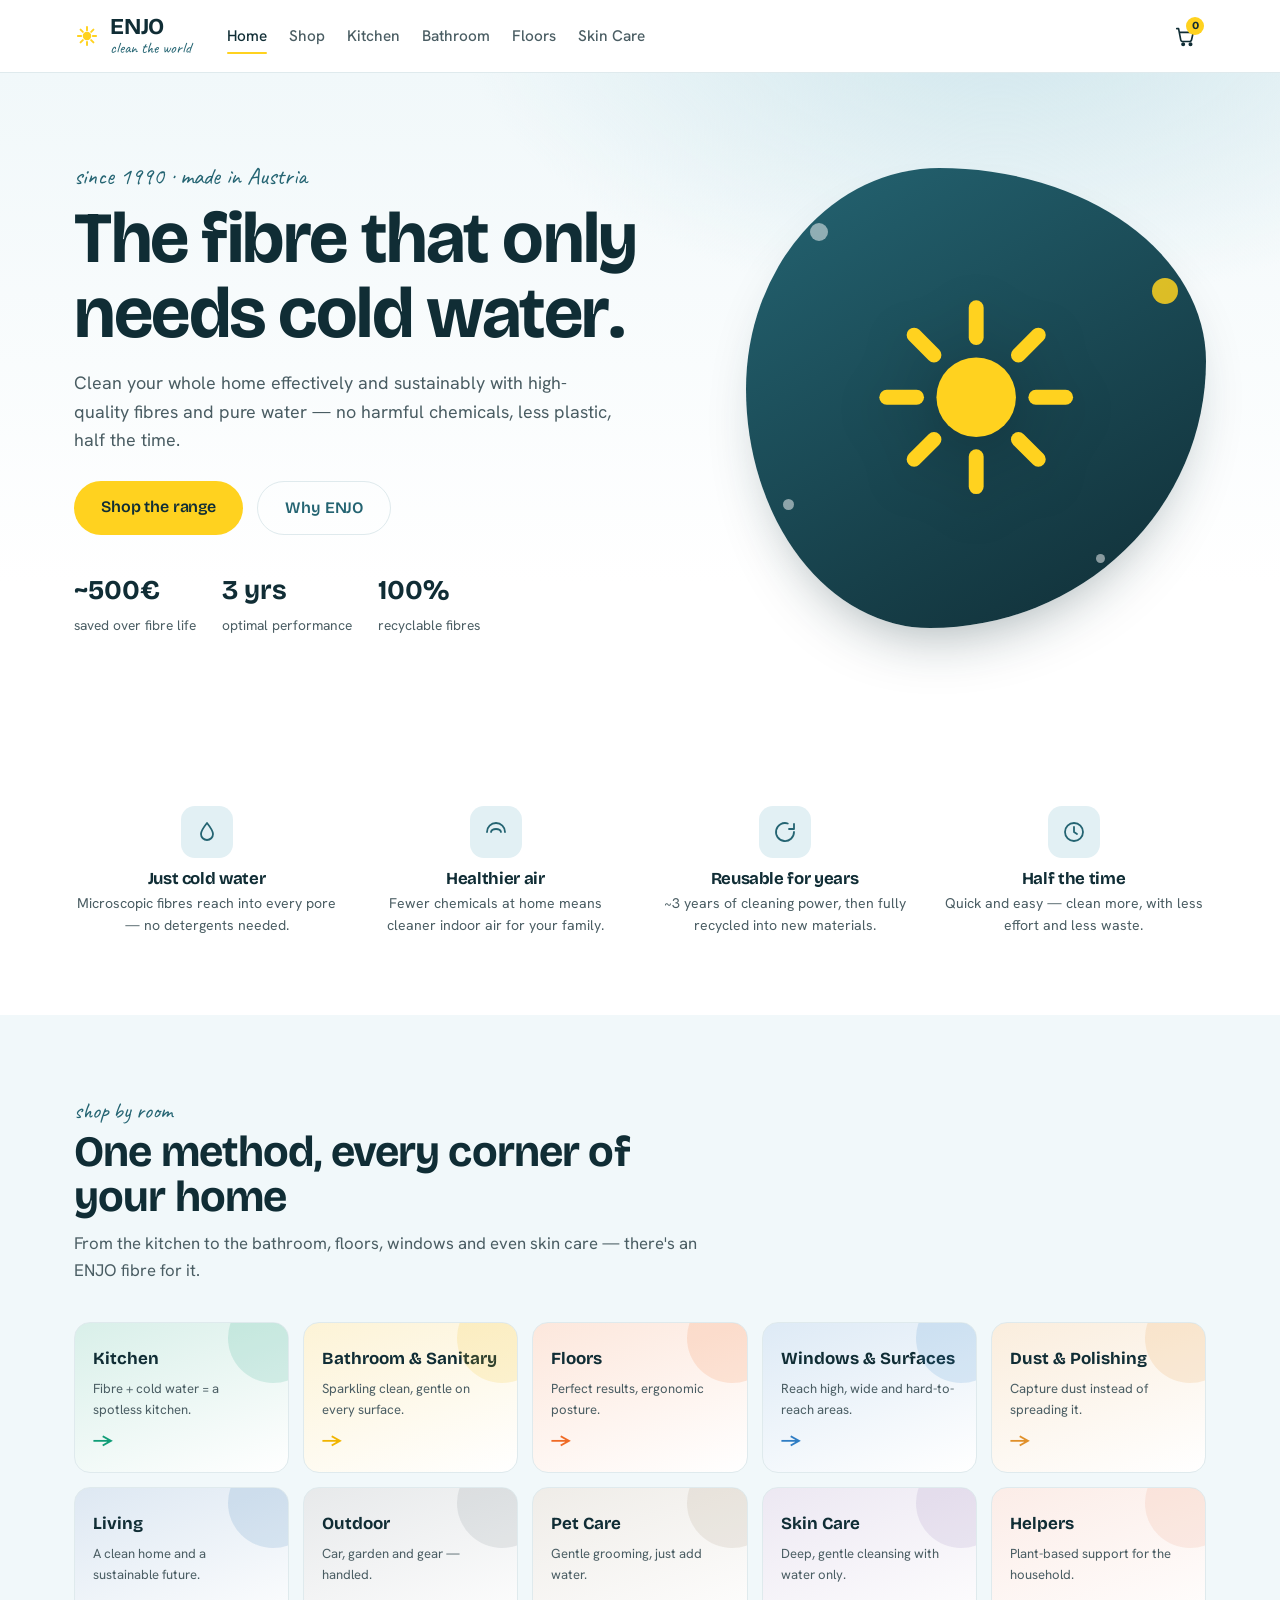
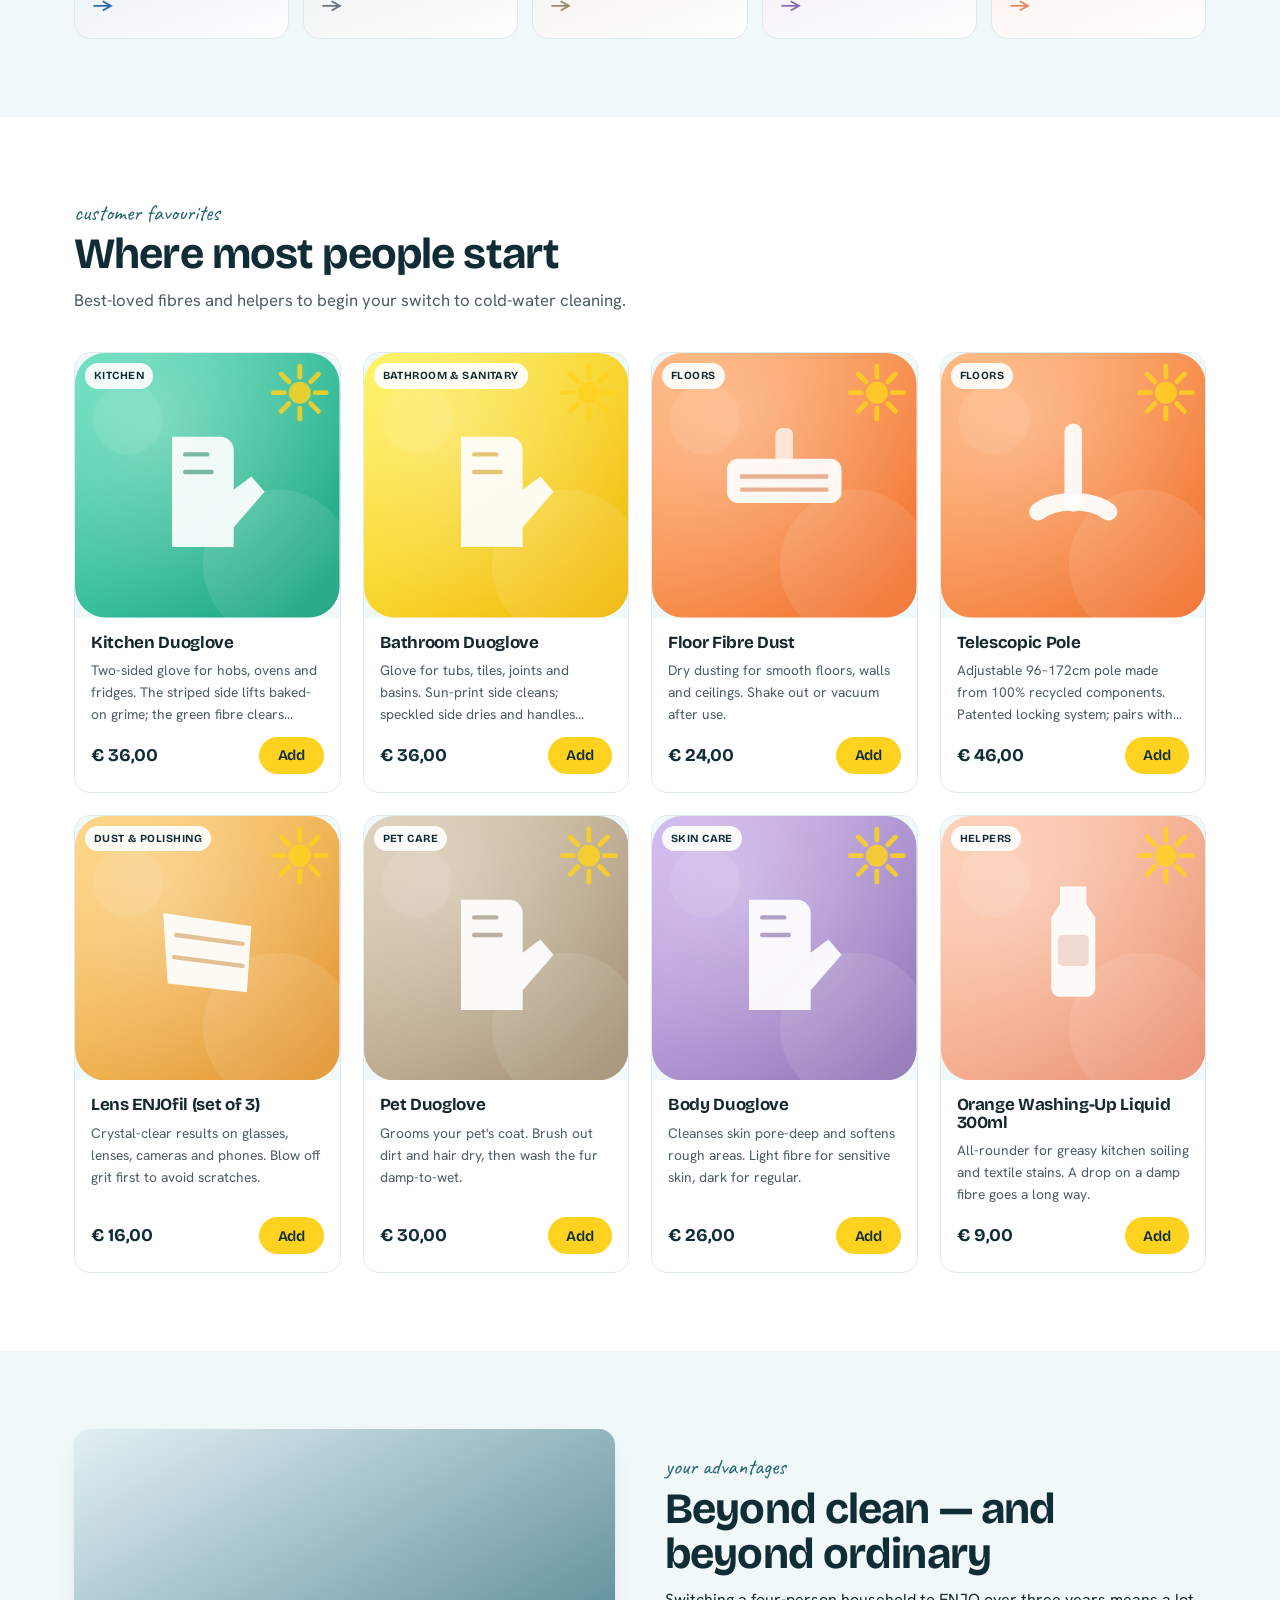
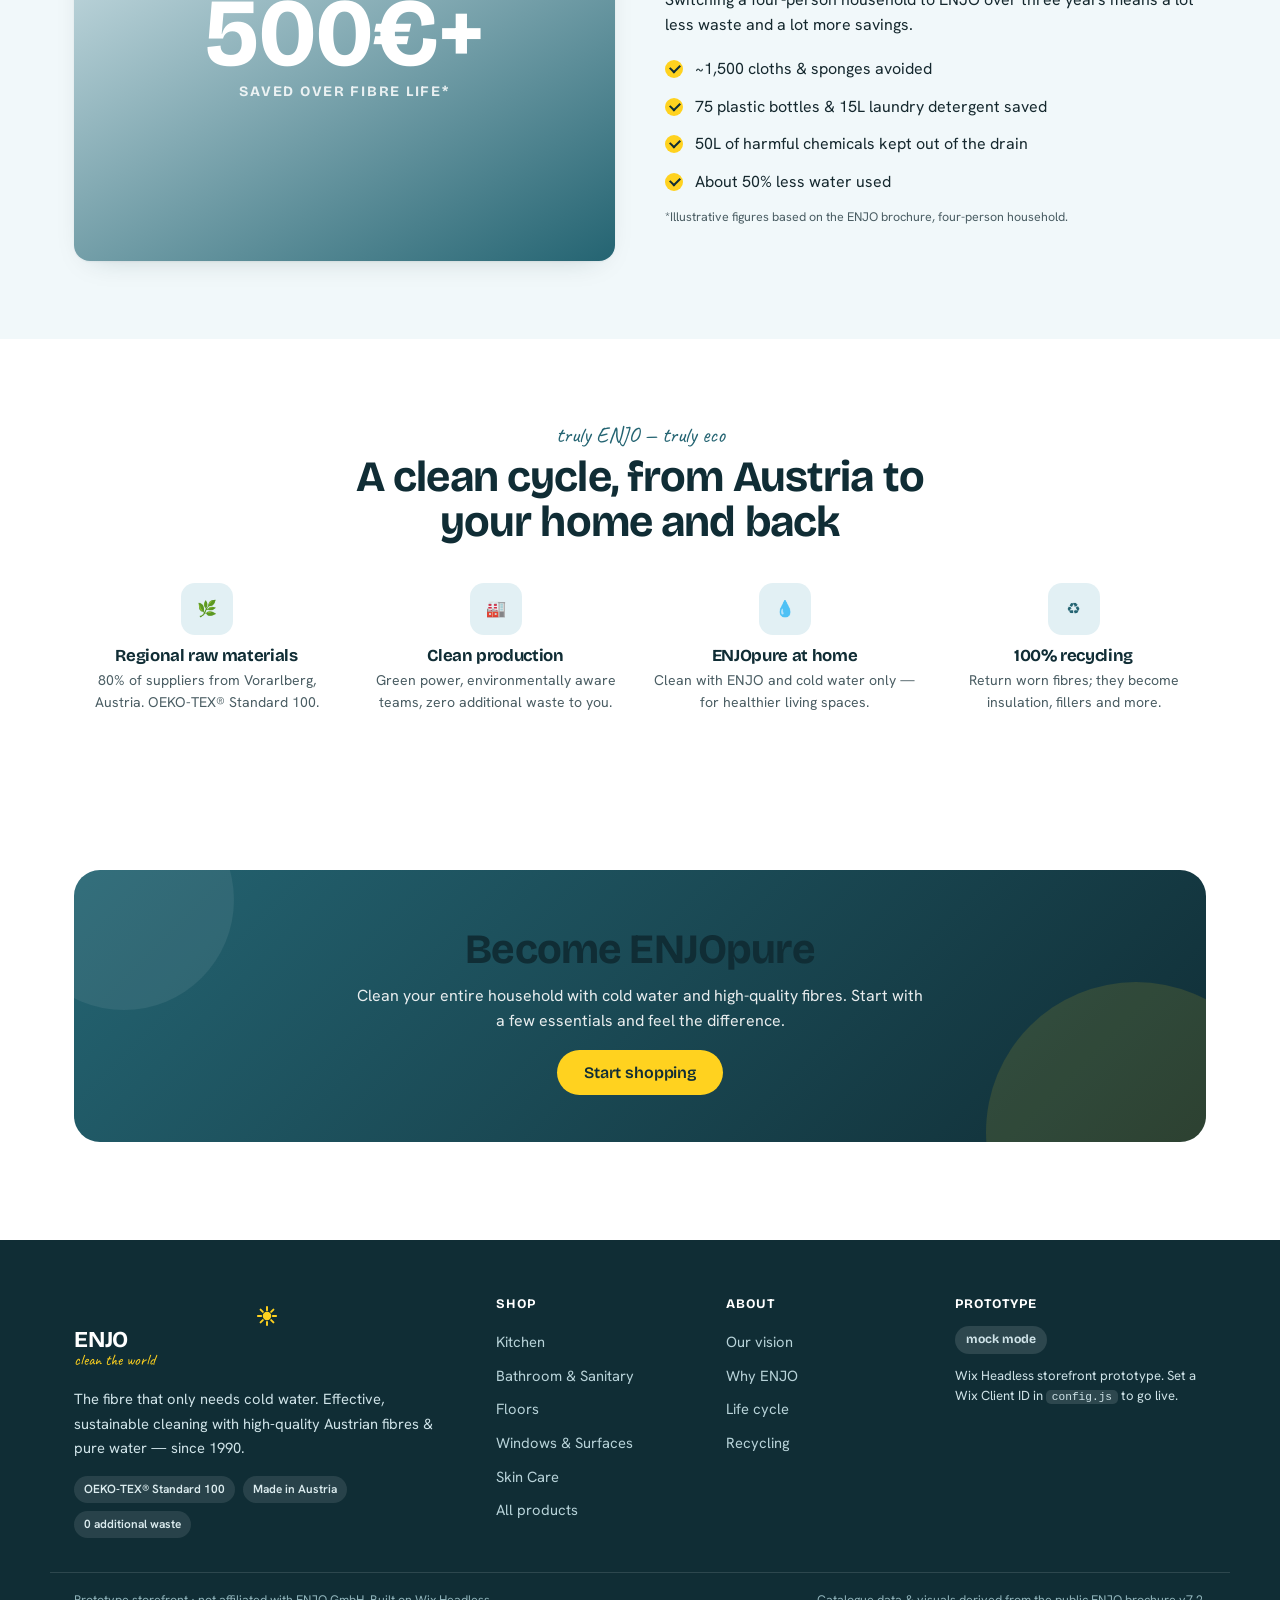
<file: index.html>
<!DOCTYPE html>
<html lang="en">
<head>
  <meta charset="UTF-8">
  <meta name="viewport" content="width=device-width, initial-scale=1.0">
  <title>ENJO · The fibre that only needs cold water</title>
  <meta name="description" content="Effective, sustainable cleaning with high-quality Austrian fibres and pure cold water. Shop the ENJO range — a Wix Headless storefront prototype.">
  <link rel="preconnect" href="https://fonts.googleapis.com">
  <link rel="preconnect" href="https://fonts.gstatic.com" crossorigin>
  <link href="https://fonts.googleapis.com/css2?family=Bricolage+Grotesque:opsz,wght@12..96,400;12..96,600;12..96,700;12..96,800&family=Hanken+Grotesk:wght@400;500;600;700&family=Caveat:wght@600;700&display=swap" rel="stylesheet">
  <link rel="stylesheet" href="assets/css/styles.css">
</head>
<body>
  <header data-enjo-header></header>

  <!-- HERO -->
  <section class="hero">
    <div class="hero__inner">
      <div class="hero__copy">
        <span class="hero__eyebrow">since 1990 · made in Austria</span>
        <h1>The fibre that only needs <span class="sun-word">cold water</span>.</h1>
        <p>Clean your whole home effectively and sustainably with high-quality fibres and pure water — no harmful chemicals, less plastic, half the time.</p>
        <div class="hero__cta">
          <a class="btn btn--sun btn--lg" href="shop.html">Shop the range</a>
          <a class="btn btn--ghost btn--lg" href="#why">Why ENJO</a>
        </div>
        <div class="hero__stats">
          <div class="hero__stat"><strong>~500€</strong><span>saved over fibre life</span></div>
          <div class="hero__stat"><strong>3 yrs</strong><span>optimal performance</span></div>
          <div class="hero__stat"><strong>100%</strong><span>recyclable fibres</span></div>
        </div>
      </div>
      <div class="hero__art">
        <div class="blob"></div>
        <svg class="blob__sun" viewBox="0 0 100 100" aria-hidden="true">
          <g transform="translate(50,50)">
            <circle r="16" fill="#ffd21f"/>
            <g stroke="#ffd21f" stroke-width="6" stroke-linecap="round">
              <line x1="0" y1="-24" x2="0" y2="-36"/>
              <line x1="17" y1="-17" x2="25" y2="-25"/>
              <line x1="24" y1="0" x2="36" y2="0"/>
              <line x1="17" y1="17" x2="25" y2="25"/>
              <line x1="0" y1="24" x2="0" y2="36"/>
              <line x1="-17" y1="17" x2="-25" y2="25"/>
              <line x1="-24" y1="0" x2="-36" y2="0"/>
              <line x1="-17" y1="-17" x2="-25" y2="-25"/>
            </g>
          </g>
        </svg>
        <div class="drops"><span></span><span></span><span></span><span></span></div>
      </div>
    </div>
  </section>

  <!-- USP STRIP -->
  <section class="section">
    <div class="wrap">
      <div class="usp-strip">
        <div class="usp">
          <div class="usp__icon"><svg viewBox="0 0 24 24" width="24" height="24" fill="none" stroke="currentColor" stroke-width="1.8"><path d="M12 3c4 5 6 8 6 11a6 6 0 1 1-12 0c0-3 2-6 6-11z" stroke-linejoin="round"/></svg></div>
          <h3>Just cold water</h3>
          <p>Microscopic fibres reach into every pore — no detergents needed.</p>
        </div>
        <div class="usp">
          <div class="usp__icon"><svg viewBox="0 0 24 24" width="24" height="24" fill="none" stroke="currentColor" stroke-width="1.8"><path d="M3 12a9 9 0 0 1 9-9 9 9 0 0 1 9 9" stroke-linecap="round"/><path d="M7 12c1-4 9-4 10 0" stroke-linecap="round"/></svg></div>
          <h3>Healthier air</h3>
          <p>Fewer chemicals at home means cleaner indoor air for your family.</p>
        </div>
        <div class="usp">
          <div class="usp__icon"><svg viewBox="0 0 24 24" width="24" height="24" fill="none" stroke="currentColor" stroke-width="1.8"><path d="M21 12a9 9 0 1 1-6.2-8.5" stroke-linecap="round"/><path d="M21 4v5h-5" stroke-linecap="round" stroke-linejoin="round"/></svg></div>
          <h3>Reusable for years</h3>
          <p>~3 years of cleaning power, then fully recycled into new materials.</p>
        </div>
        <div class="usp">
          <div class="usp__icon"><svg viewBox="0 0 24 24" width="24" height="24" fill="none" stroke="currentColor" stroke-width="1.8"><circle cx="12" cy="12" r="9"/><path d="M12 7v5l3 2" stroke-linecap="round" stroke-linejoin="round"/></svg></div>
          <h3>Half the time</h3>
          <p>Quick and easy — clean more, with less effort and less waste.</p>
        </div>
      </div>
    </div>
  </section>

  <!-- CATEGORIES -->
  <section class="section section--tint" id="shop">
    <div class="wrap">
      <div class="section__head" data-reveal>
        <span class="eyebrow">shop by room</span>
        <h2>One method, every corner of your home</h2>
        <p>From the kitchen to the bathroom, floors, windows and even skin care — there's an ENJO fibre for it.</p>
      </div>
      <div class="cat-grid" id="home-categories" data-reveal></div>
    </div>
  </section>

  <!-- FEATURED -->
  <section class="section">
    <div class="wrap">
      <div class="section__head" data-reveal>
        <span class="eyebrow">customer favourites</span>
        <h2>Where most people start</h2>
        <p>Best-loved fibres and helpers to begin your switch to cold-water cleaning.</p>
      </div>
      <div class="product-grid" id="home-featured" data-reveal></div>
    </div>
  </section>

  <!-- WHY / SAVINGS SPLIT -->
  <section class="section section--tint" id="why">
    <div class="wrap">
      <div class="split">
        <div class="split__visual" data-reveal>
          <div class="big-num">500€+<span>saved over fibre life*</span></div>
        </div>
        <div data-reveal>
          <span class="eyebrow">your advantages</span>
          <h2>Beyond clean — and beyond ordinary</h2>
          <p class="section__head" style="margin:10px 0 0;">Switching a four-person household to ENJO over three years means a lot less waste and a lot more savings.</p>
          <ul class="checklist">
            <li>~1,500 cloths &amp; sponges avoided</li>
            <li>75 plastic bottles &amp; 15L laundry detergent saved</li>
            <li>50L of harmful chemicals kept out of the drain</li>
            <li>About 50% less water used</li>
          </ul>
          <p style="font-size:.78rem;color:var(--ink-soft);margin-top:14px;">*Illustrative figures based on the ENJO brochure, four-person household.</p>
        </div>
      </div>
    </div>
  </section>

  <!-- LIFECYCLE -->
  <section class="section" id="lifecycle">
    <div class="wrap">
      <div class="section__head center" data-reveal>
        <span class="eyebrow">truly ENJO — truly eco</span>
        <h2>A clean cycle, from Austria to your home and back</h2>
      </div>
      <div class="usp-strip" data-reveal>
        <div class="usp"><div class="usp__icon">🌿</div><h3>Regional raw materials</h3><p>80% of suppliers from Vorarlberg, Austria. OEKO-TEX® Standard 100.</p></div>
        <div class="usp"><div class="usp__icon">🏭</div><h3>Clean production</h3><p>Green power, environmentally aware teams, zero additional waste to you.</p></div>
        <div class="usp"><div class="usp__icon">💧</div><h3>ENJOpure at home</h3><p>Clean with ENJO and cold water only — for healthier living spaces.</p></div>
        <div class="usp" id="recycle"><div class="usp__icon">♻️</div><h3>100% recycling</h3><p>Return worn fibres; they become insulation, fillers and more.</p></div>
      </div>
    </div>
  </section>

  <!-- CTA -->
  <section class="section">
    <div class="wrap">
      <div class="cta-band" data-reveal>
        <h2>Become ENJOpure</h2>
        <p>Clean your entire household with cold water and high-quality fibres. Start with a few essentials and feel the difference.</p>
        <a class="btn btn--sun btn--lg" href="shop.html">Start shopping</a>
      </div>
    </div>
  </section>

  <footer data-enjo-footer></footer>

  <script src="assets/js/config.js"></script>
  <script src="assets/js/data.js"></script>
  <script src="assets/js/thumb.js"></script>
  <script src="assets/js/store.js"></script>
  <script src="assets/js/ui.js"></script>
  <script src="assets/js/home.js"></script>
</body>
</html>
</file>
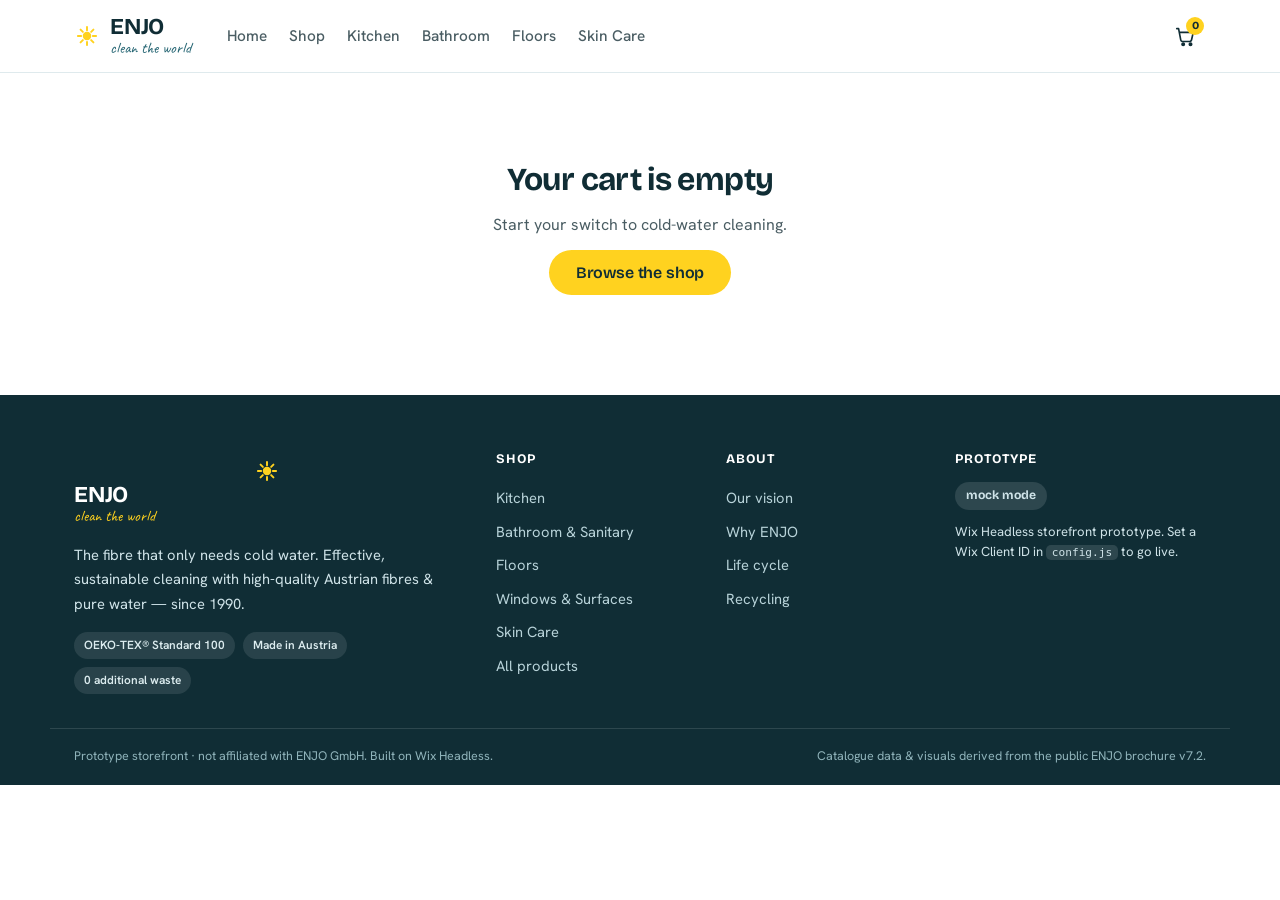
<file: cart.html>
<!DOCTYPE html>
<html lang="en">
<head>
  <meta charset="UTF-8">
  <meta name="viewport" content="width=device-width, initial-scale=1.0">
  <title>Cart · ENJO</title>
  <link rel="preconnect" href="https://fonts.googleapis.com">
  <link rel="preconnect" href="https://fonts.gstatic.com" crossorigin>
  <link href="https://fonts.googleapis.com/css2?family=Bricolage+Grotesque:opsz,wght@12..96,400;12..96,600;12..96,700;12..96,800&family=Hanken+Grotesk:wght@400;500;600;700&family=Caveat:wght@600;700&display=swap" rel="stylesheet">
  <link rel="stylesheet" href="assets/css/styles.css">
</head>
<body>
  <header data-enjo-header></header>

  <main class="wrap">
    <div id="cart-root"></div>
  </main>

  <footer data-enjo-footer></footer>

  <script src="assets/js/config.js"></script>
  <script src="assets/js/data.js"></script>
  <script src="assets/js/thumb.js"></script>
  <script src="assets/js/store.js"></script>
  <script src="assets/js/ui.js"></script>
  <script src="assets/js/cart.js"></script>
</body>
</html>
</file>
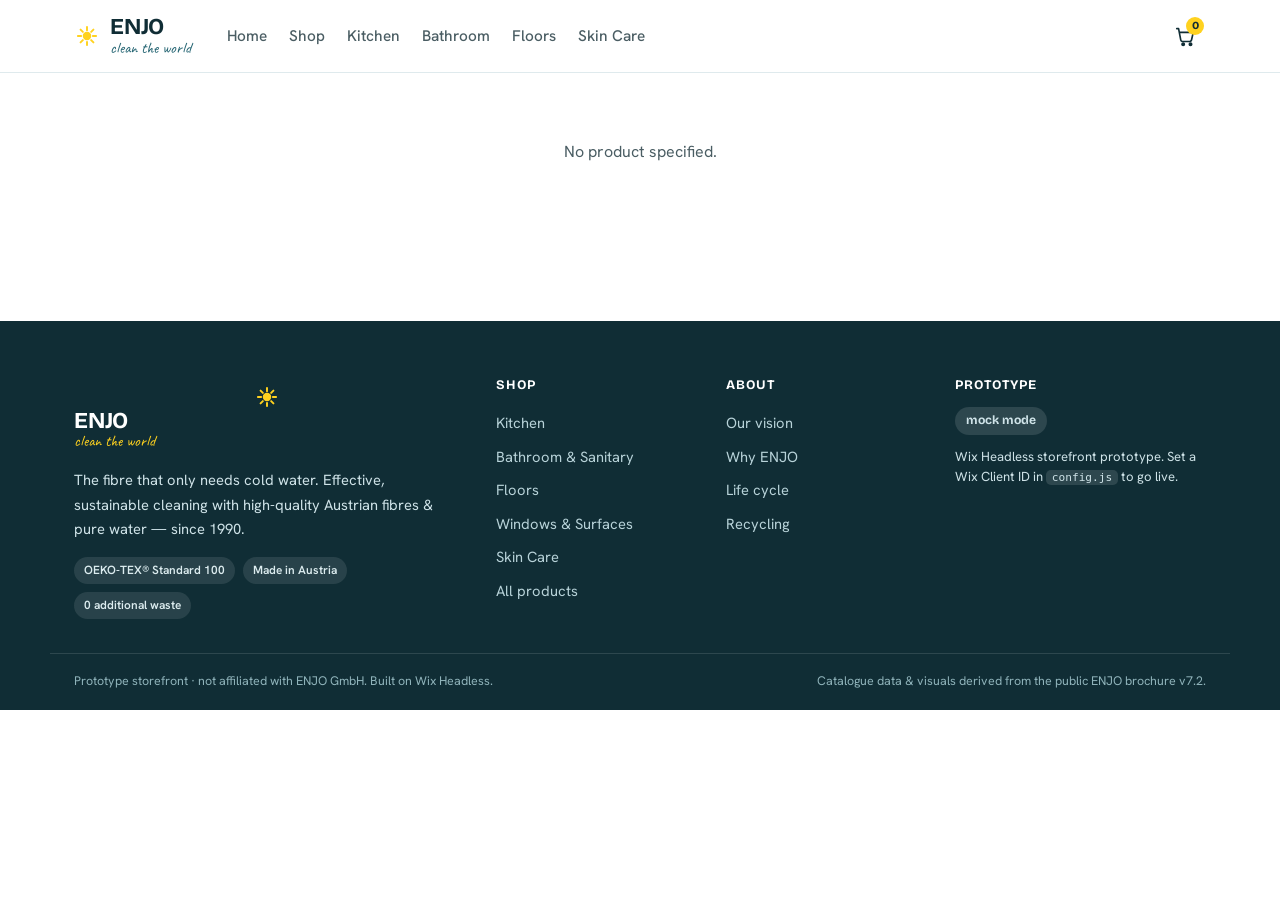
<file: product.html>
<!DOCTYPE html>
<html lang="en">
<head>
  <meta charset="UTF-8">
  <meta name="viewport" content="width=device-width, initial-scale=1.0">
  <title>Product · ENJO</title>
  <link rel="preconnect" href="https://fonts.googleapis.com">
  <link rel="preconnect" href="https://fonts.gstatic.com" crossorigin>
  <link href="https://fonts.googleapis.com/css2?family=Bricolage+Grotesque:opsz,wght@12..96,400;12..96,600;12..96,700;12..96,800&family=Hanken+Grotesk:wght@400;500;600;700&family=Caveat:wght@600;700&display=swap" rel="stylesheet">
  <link rel="stylesheet" href="assets/css/styles.css">
</head>
<body>
  <header data-enjo-header></header>

  <main class="wrap">
    <div id="product-root"></div>
    <div style="height:70px"></div>
  </main>

  <footer data-enjo-footer></footer>

  <script src="assets/js/config.js"></script>
  <script src="assets/js/data.js"></script>
  <script src="assets/js/thumb.js"></script>
  <script src="assets/js/store.js"></script>
  <script src="assets/js/ui.js"></script>
  <script src="assets/js/product.js"></script>
</body>
</html>
</file>
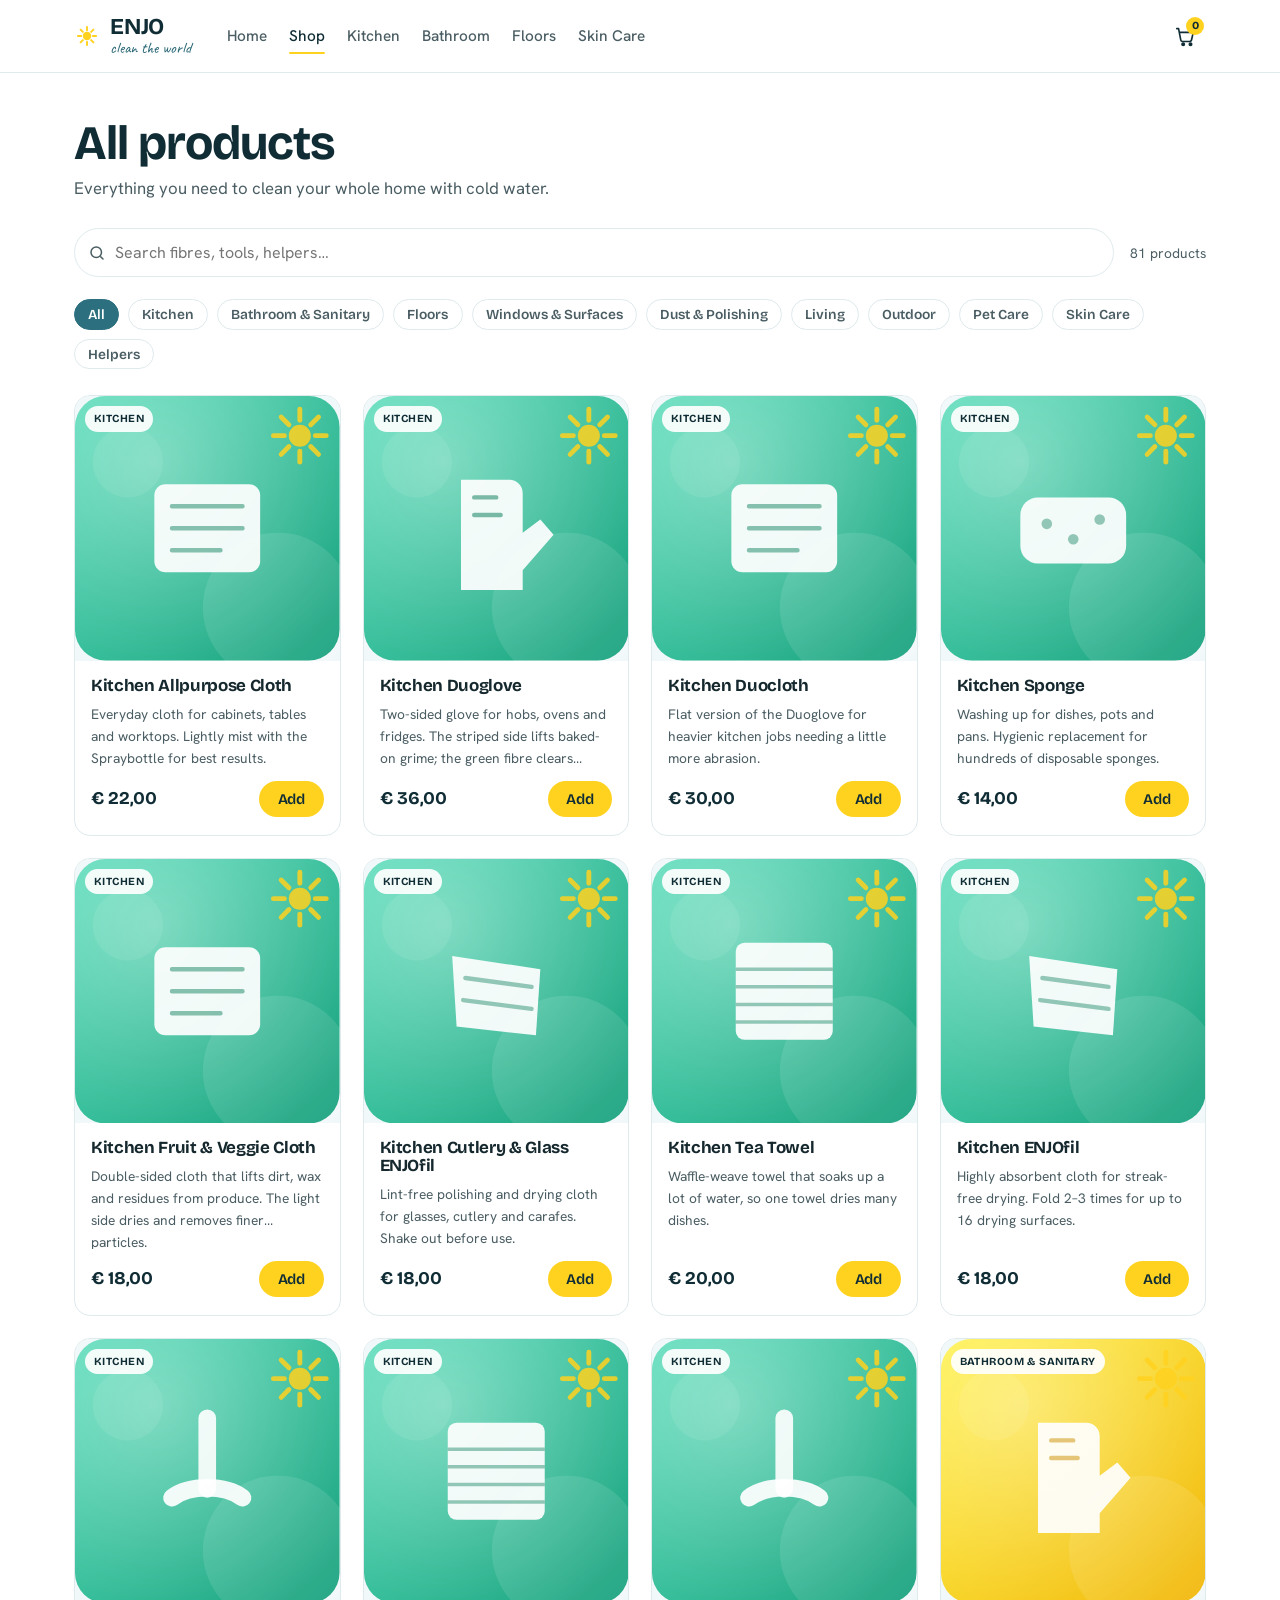
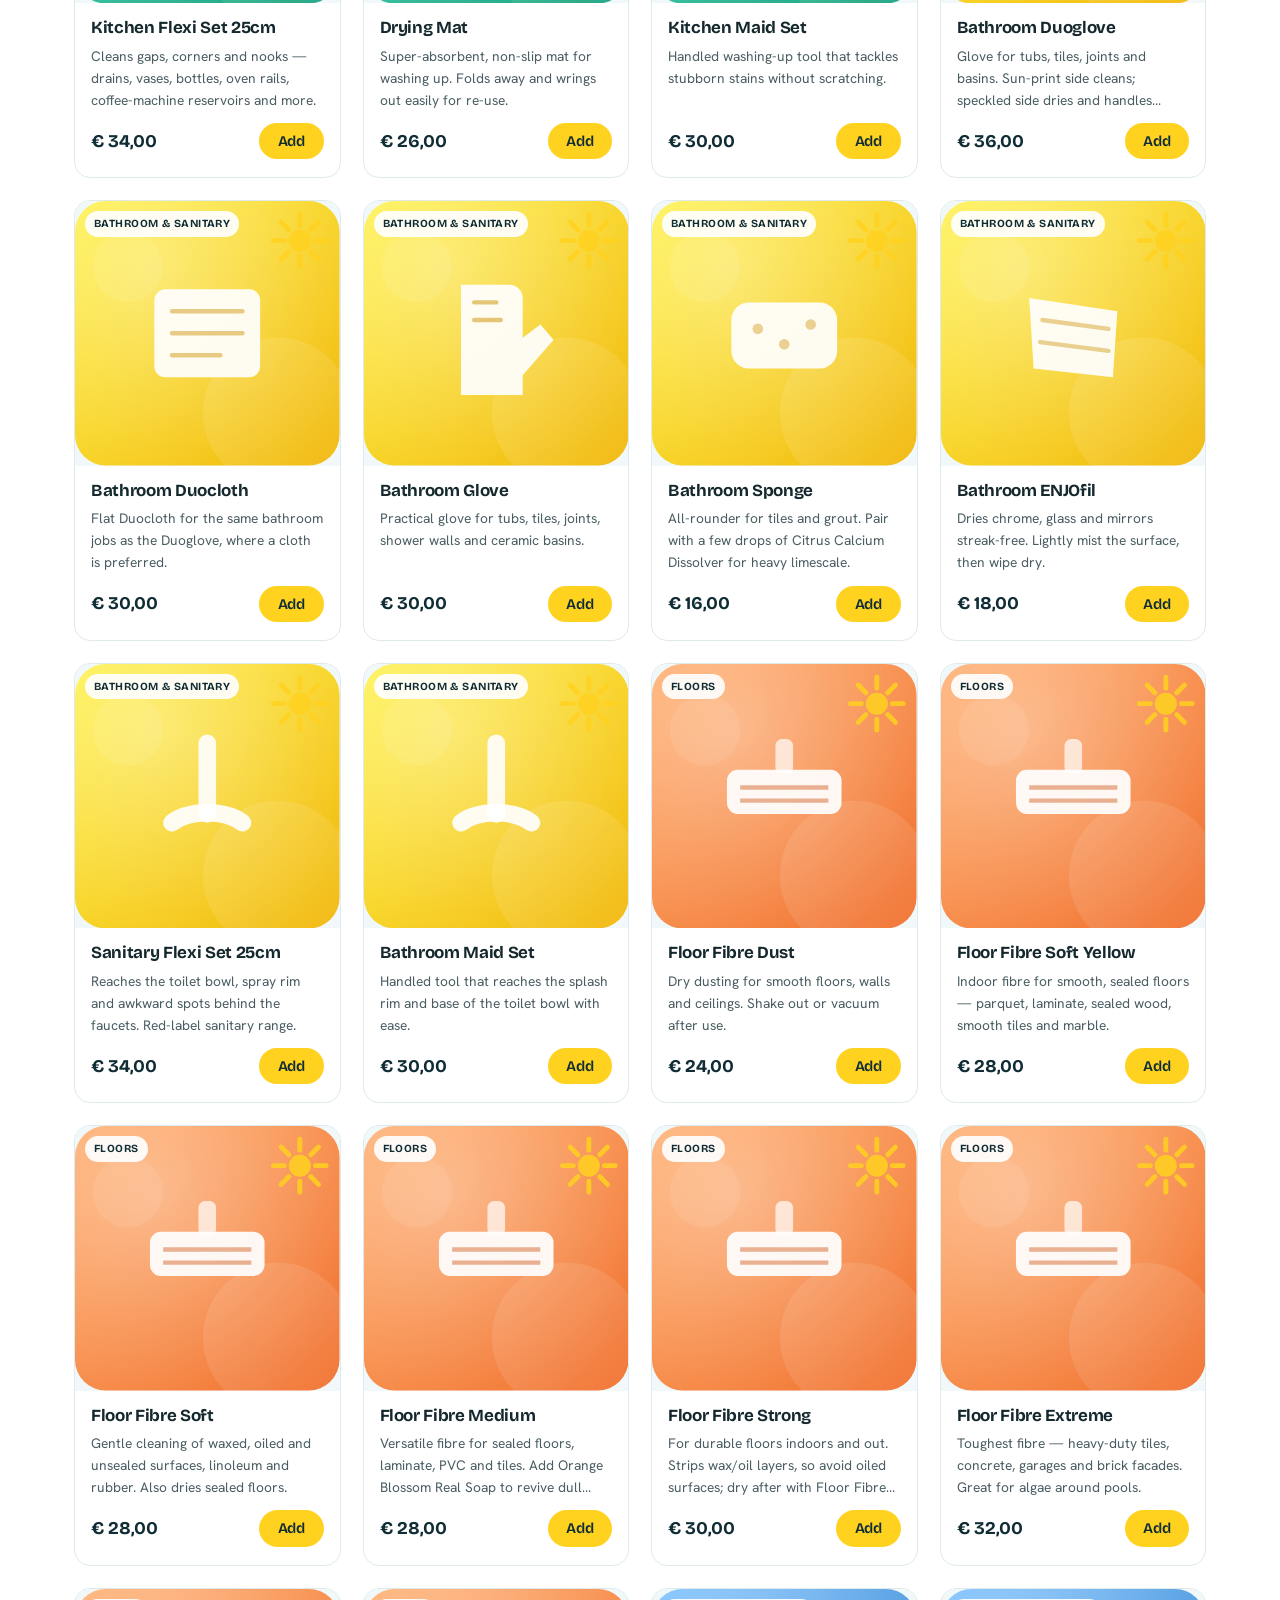
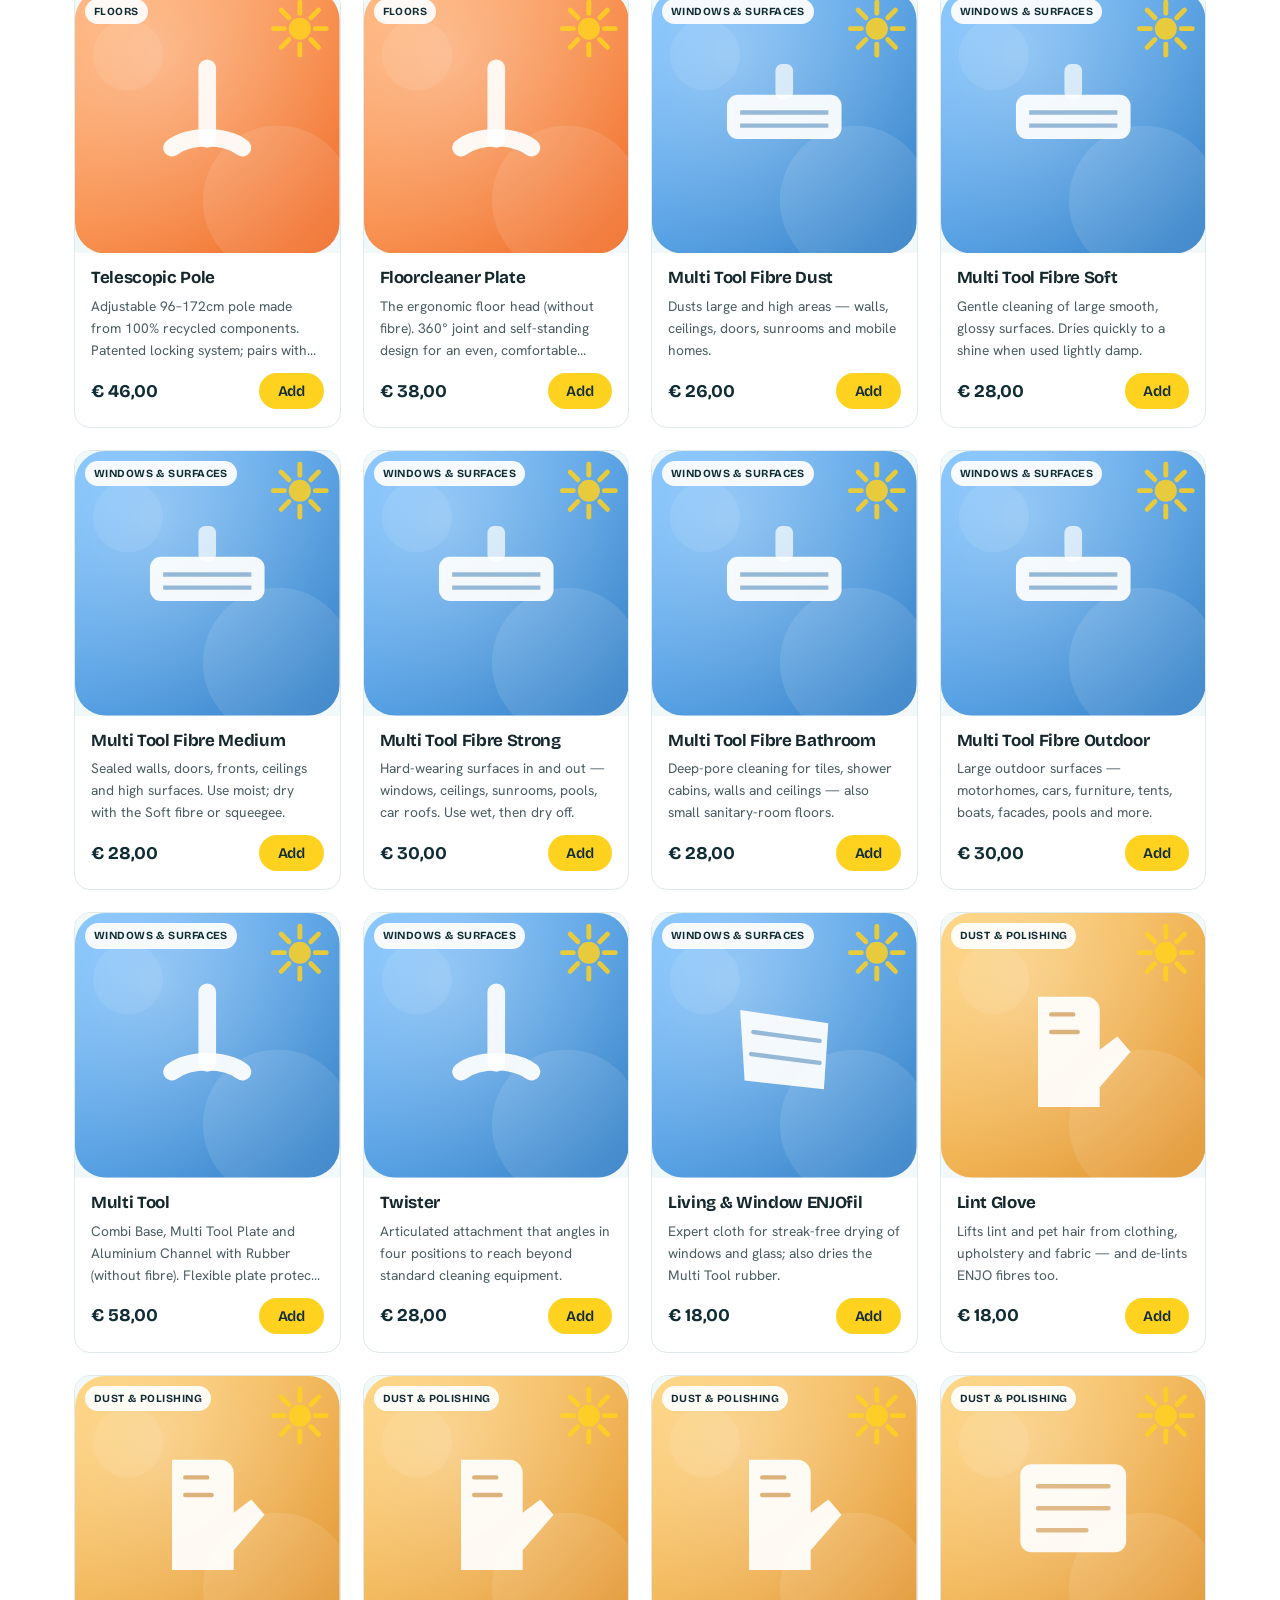
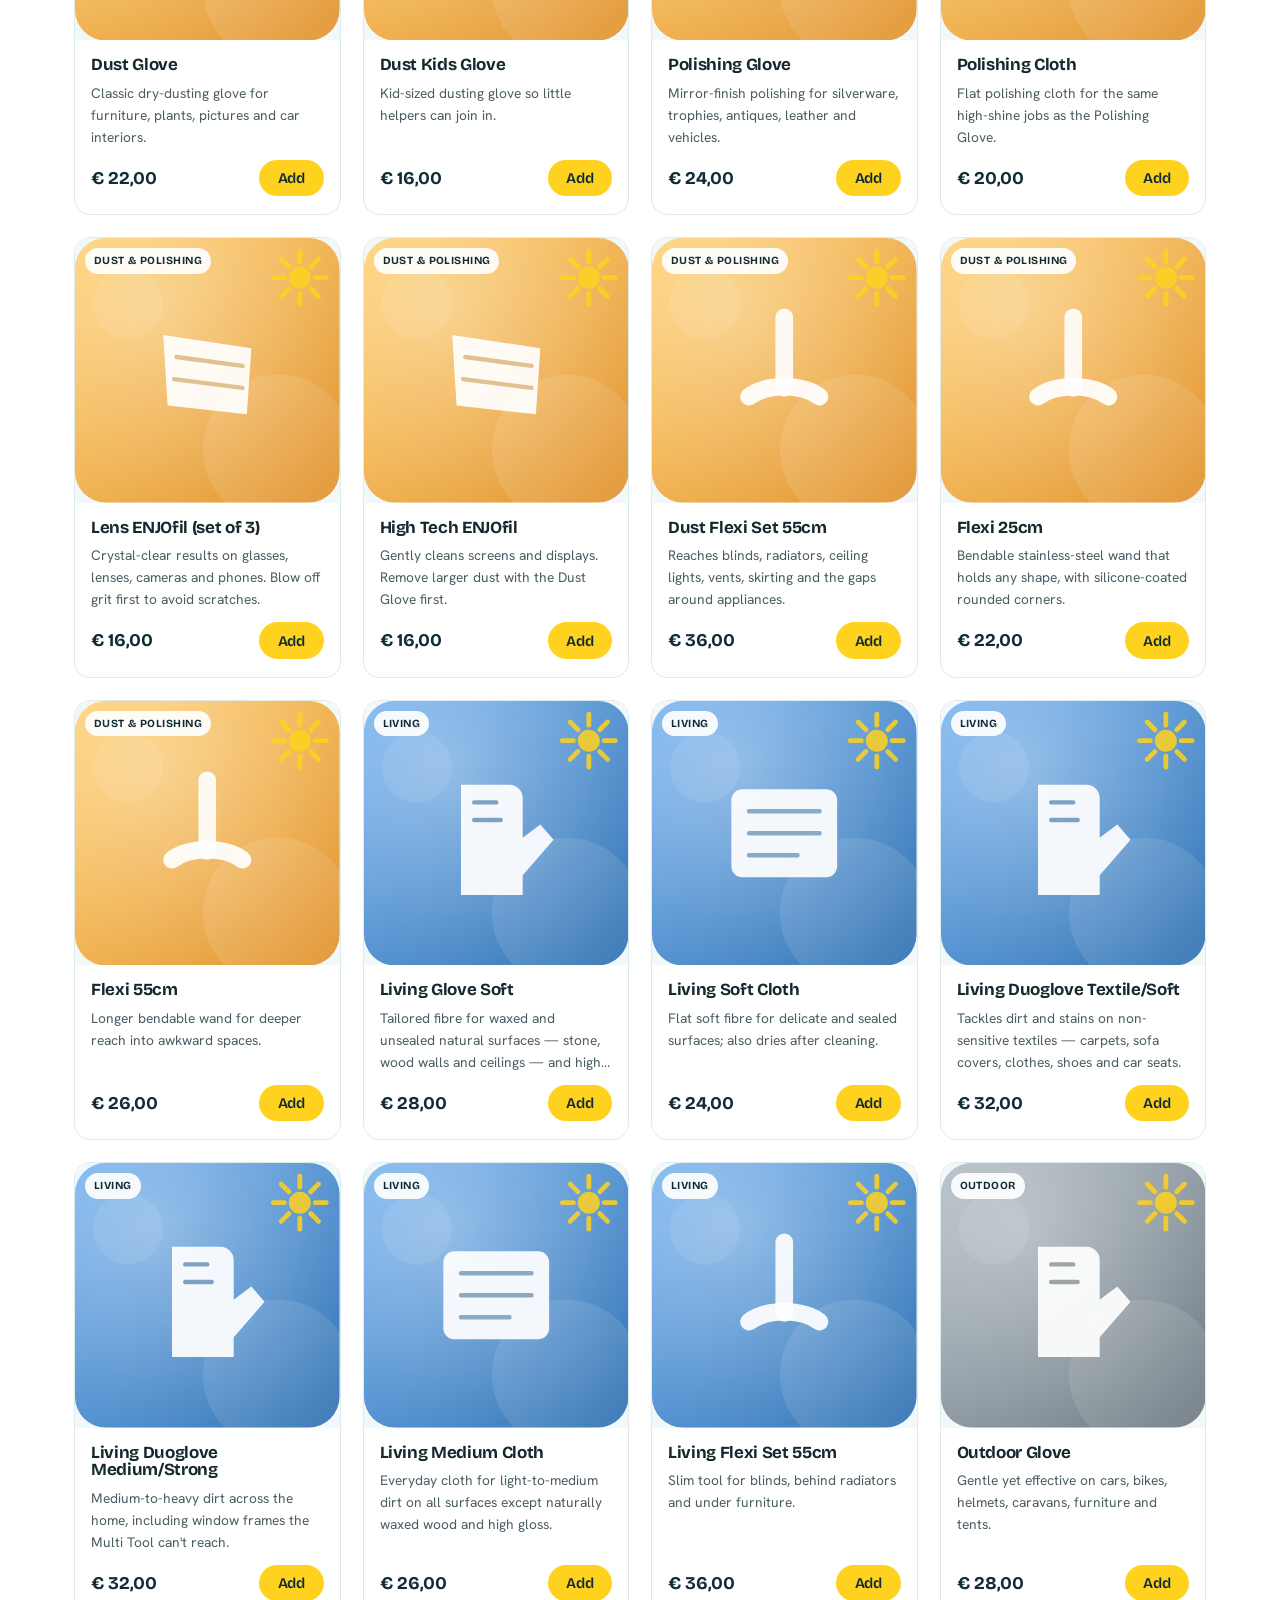
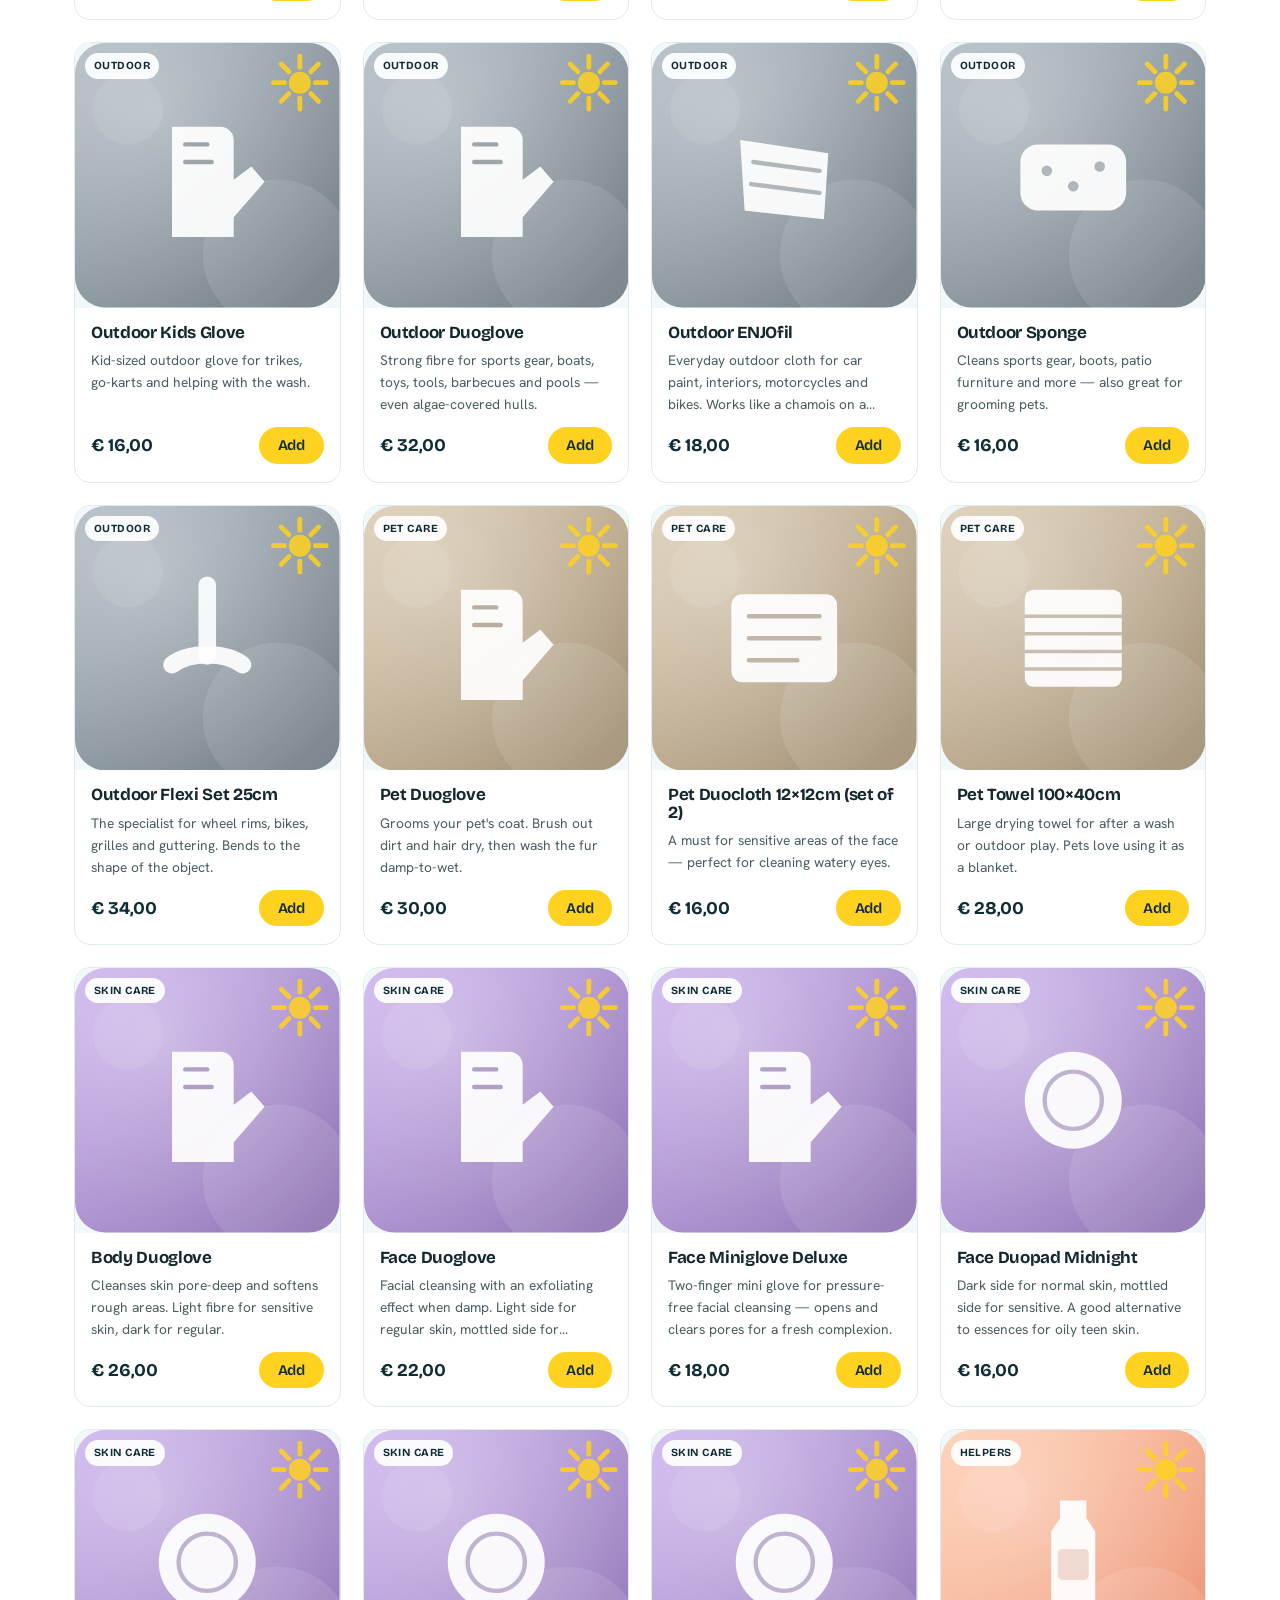
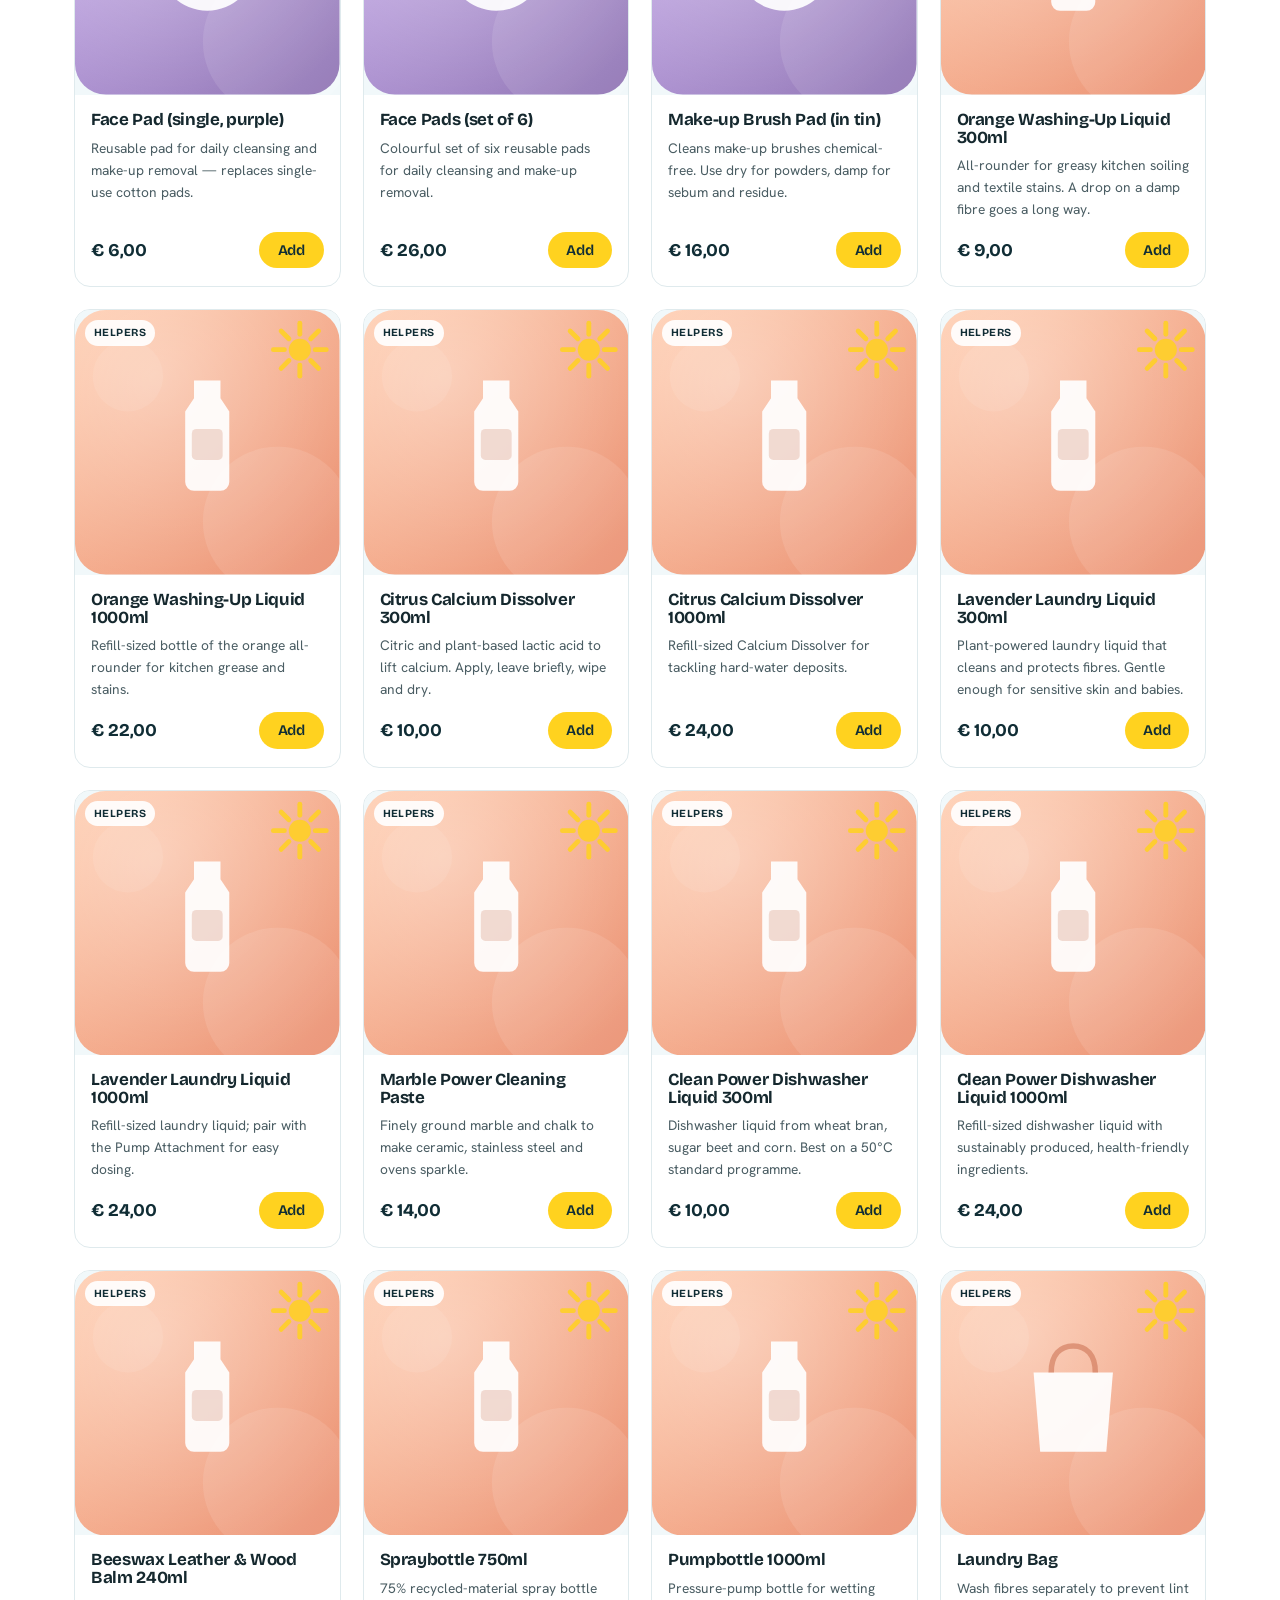
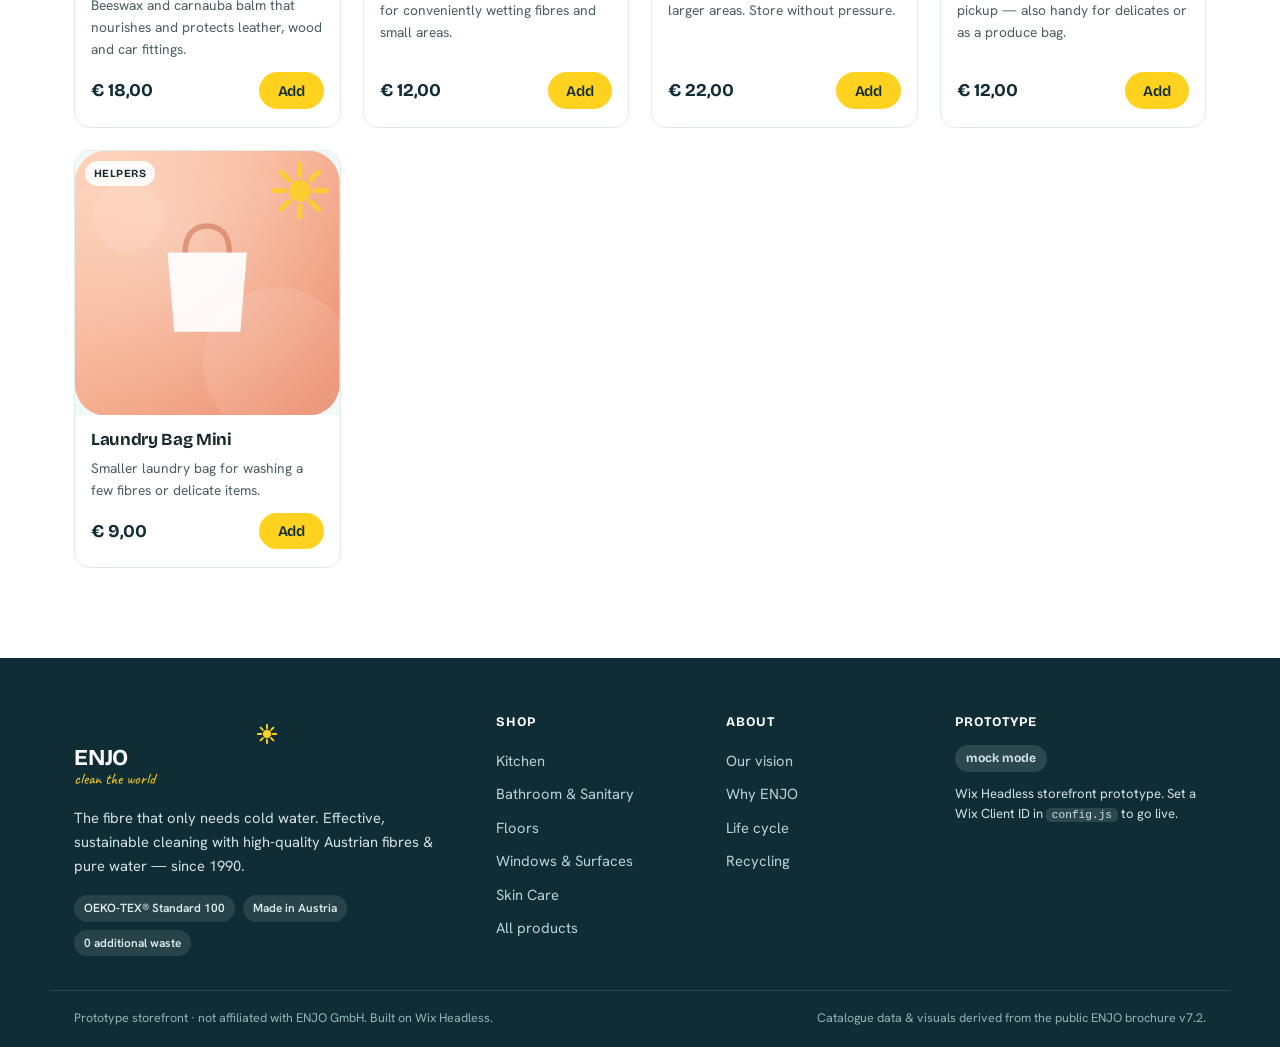
<file: shop.html>
<!DOCTYPE html>
<html lang="en">
<head>
  <meta charset="UTF-8">
  <meta name="viewport" content="width=device-width, initial-scale=1.0">
  <title>Shop · ENJO</title>
  <meta name="description" content="Browse the full ENJO range by room — kitchen, bathroom, floors, windows, living, outdoor, pet and skin care.">
  <link rel="preconnect" href="https://fonts.googleapis.com">
  <link rel="preconnect" href="https://fonts.gstatic.com" crossorigin>
  <link href="https://fonts.googleapis.com/css2?family=Bricolage+Grotesque:opsz,wght@12..96,400;12..96,600;12..96,700;12..96,800&family=Hanken+Grotesk:wght@400;500;600;700&family=Caveat:wght@600;700&display=swap" rel="stylesheet">
  <link rel="stylesheet" href="assets/css/styles.css">
</head>
<body>
  <header data-enjo-header></header>

  <div class="wrap">
    <div class="shop-head">
      <h1 id="shop-heading">All products</h1>
      <p id="shop-tagline">Everything you need to clean your whole home with cold water.</p>
    </div>

    <div class="shop-toolbar">
      <div class="shop-search" id="shop-search-wrap">
        <svg viewBox="0 0 24 24" width="18" height="18" fill="none" stroke="currentColor" stroke-width="2"><circle cx="11" cy="11" r="7"/><path d="m20 20-3-3" stroke-linecap="round"/></svg>
        <input id="shop-search" type="search" placeholder="Search fibres, tools, helpers…" aria-label="Search products">
      </div>
      <span class="shop-count" id="shop-count"></span>
    </div>

    <div class="chips" id="shop-filters"></div>
    <div class="product-grid" id="shop-grid"></div>
    <div style="height:70px"></div>
  </div>

  <footer data-enjo-footer></footer>

  <script src="assets/js/config.js"></script>
  <script src="assets/js/data.js"></script>
  <script src="assets/js/thumb.js"></script>
  <script src="assets/js/store.js"></script>
  <script src="assets/js/ui.js"></script>
  <script src="assets/js/shop.js"></script>
</body>
</html>
</file>
<file: assets/css/styles.css>
/* =========================================================================
   ENJO Headless Store — Design system
   Display: Bricolage Grotesque · Body: Hanken Grotesk · Script: Caveat
   ========================================================================= */
:root {
  --ink:        #15282e;
  --ink-soft:   #4a5d63;
  --paper:      #ffffff;
  --water-50:   #f1f8fa;
  --water-100:  #e2f0f4;
  --water-200:  #cfe6ec;
  --petrol:     #246472;
  --petrol-dk:  #173f49;
  --petrol-deep:#102d35;
  --sun:        #ffd21f;
  --sun-dk:     #f0b400;
  --line:       #dfeaed;
  --accent:     #246472; /* overridden per category */

  --radius:     16px;
  --radius-sm:  11px;
  --shadow:     0 1px 2px rgba(16,45,53,.05), 0 10px 30px -18px rgba(16,45,53,.28);
  --shadow-lg:  0 30px 60px -28px rgba(16,45,53,.42);
  --wrap:       1180px;
  --ease:       cubic-bezier(.2,.7,.2,1);

  --f-display: "Bricolage Grotesque", "Hanken Grotesk", system-ui, sans-serif;
  --f-body:    "Hanken Grotesk", system-ui, -apple-system, sans-serif;
  --f-script:  "Caveat", cursive;
}

* { box-sizing: border-box; }
html { scroll-behavior: smooth; }
body {
  margin: 0;
  font-family: var(--f-body);
  color: var(--ink);
  background: var(--paper);
  line-height: 1.6;
  -webkit-font-smoothing: antialiased;
}
a { color: inherit; text-decoration: none; }
img, svg { max-width: 100%; display: block; }
h1, h2, h3, h4 { font-family: var(--f-display); font-weight: 700; line-height: 1.04; letter-spacing: -.02em; margin: 0; }
.wrap { max-width: var(--wrap); margin: 0 auto; padding: 0 24px; }

/* ---------------- Buttons ---------------- */
.btn {
  font-family: var(--f-display); font-weight: 600; font-size: .92rem;
  border: 0; border-radius: 999px; padding: .62em 1.25em; cursor: pointer;
  background: var(--petrol); color: #fff; transition: transform .18s var(--ease), background .2s, box-shadow .2s;
  letter-spacing: -.01em;
}
.btn:hover { transform: translateY(-2px); box-shadow: 0 12px 24px -12px rgba(36,100,114,.55); }
.btn:active { transform: translateY(0); }
.btn:disabled { opacity: .6; cursor: default; transform: none; box-shadow: none; }
.btn--sun { background: var(--sun); color: var(--petrol-deep); }
.btn--sun:hover { background: var(--sun-dk); box-shadow: 0 12px 24px -12px rgba(240,180,0,.6); }
.btn--lg { padding: .82em 1.7em; font-size: 1rem; }
.btn--block { width: 100%; }
.btn--ghost { background: transparent; color: var(--petrol); border: 1.5px solid var(--line); }
.btn--ghost:hover { background: var(--water-50); box-shadow: none; }

/* ---------------- Header ---------------- */
.site-header {
  position: sticky; top: 0; z-index: 50;
  background: rgba(255,255,255,.82); backdrop-filter: blur(14px);
  border-bottom: 1px solid var(--line);
}
.bar {
  max-width: var(--wrap); margin: 0 auto; padding: 0 24px;
  height: 72px; display: flex; align-items: center; gap: 28px;
}
.logo { display: flex; align-items: center; gap: 10px; }
.logo__mark { display: grid; place-items: center; }
.logo__text { display: flex; flex-direction: column; line-height: 1; }
.logo__text strong { font-family: var(--f-display); font-size: 1.42rem; letter-spacing: -.01em; color: var(--petrol-deep); }
.logo__text em { font-family: var(--f-script); font-style: normal; font-size: 1rem; color: var(--petrol); margin-top: 1px; }
.nav { display: flex; gap: 22px; margin-left: 8px; }
.nav a { font-weight: 500; font-size: .96rem; color: var(--ink-soft); position: relative; padding: 4px 0; transition: color .2s; }
.nav a:hover, .nav a[aria-current="page"] { color: var(--petrol-deep); }
.nav a[aria-current="page"]::after {
  content: ""; position: absolute; left: 0; right: 0; bottom: -2px; height: 2px;
  background: var(--sun); border-radius: 2px;
}
.bar__actions { margin-left: auto; display: flex; align-items: center; gap: 12px; }
.cart-btn { position: relative; display: grid; place-items: center; width: 42px; height: 42px; border-radius: 12px; color: var(--petrol-deep); transition: background .2s; }
.cart-btn:hover { background: var(--water-100); }
.cart-btn__count {
  position: absolute; top: 2px; right: 2px; min-width: 18px; height: 18px; padding: 0 4px;
  background: var(--sun); color: var(--petrol-deep); font-size: .68rem; font-weight: 800;
  border-radius: 999px; display: grid; place-items: center; font-family: var(--f-display);
}
.menu-toggle { display: none; flex-direction: column; gap: 4px; width: 42px; height: 42px; background: none; border: 0; cursor: pointer; align-items: center; justify-content: center; }
.menu-toggle span { width: 20px; height: 2px; background: var(--petrol-deep); border-radius: 2px; transition: transform .25s, opacity .2s; }
.menu-toggle.is-open span:nth-child(1) { transform: translateY(6px) rotate(45deg); }
.menu-toggle.is-open span:nth-child(2) { opacity: 0; }
.menu-toggle.is-open span:nth-child(3) { transform: translateY(-6px) rotate(-45deg); }
.mobile-nav { display: none; flex-direction: column; padding: 8px 24px 18px; border-top: 1px solid var(--line); background: #fff; }
.mobile-nav a { padding: 12px 0; font-weight: 600; border-bottom: 1px solid var(--water-100); color: var(--petrol-deep); }

/* ---------------- Hero ---------------- */
.hero {
  position: relative; overflow: hidden;
  background:
    radial-gradient(900px 500px at 78% -10%, var(--water-200), transparent 60%),
    linear-gradient(180deg, var(--water-50), #fff 78%);
}
.hero__inner { max-width: var(--wrap); margin: 0 auto; padding: 84px 24px 90px; display: grid; grid-template-columns: 1.05fr .95fr; gap: 40px; align-items: center; }
.hero__eyebrow { font-family: var(--f-script); font-size: 1.5rem; color: var(--petrol); }
.hero h1 { font-size: clamp(2.7rem, 6vw, 4.5rem); color: var(--petrol-deep); margin: 6px 0 18px; }
.hero h1 .sun-word { position: relative; white-space: nowrap; }
.hero h1 .sun-word::after { content: ""; position: absolute; left: 0; right: 0; bottom: .08em; height: .26em; background: var(--sun); opacity: .55; border-radius: 4px; z-index: -1; }
.hero p { font-size: 1.12rem; color: var(--ink-soft); max-width: 30em; margin: 0 0 26px; }
.hero__cta { display: flex; gap: 14px; flex-wrap: wrap; }
.hero__stats { display: flex; gap: 26px; margin-top: 34px; flex-wrap: wrap; }
.hero__stat strong { font-family: var(--f-display); font-size: 1.7rem; color: var(--petrol-deep); display: block; }
.hero__stat span { font-size: .86rem; color: var(--ink-soft); }
.hero__art { position: relative; aspect-ratio: 1; max-width: 460px; justify-self: end; width: 100%; }
.blob {
  position: absolute; inset: 0; margin: auto;
  background: linear-gradient(150deg, var(--petrol), var(--petrol-deep));
  border-radius: 42% 58% 60% 40% / 48% 42% 58% 52%;
  box-shadow: var(--shadow-lg);
  animation: morph 14s ease-in-out infinite;
}
.blob__sun {
  position: absolute; inset: 0; margin: auto; width: 54%;
  filter: drop-shadow(0 12px 24px rgba(0,0,0,.2));
}
.drops span { position: absolute; border-radius: 50%; background: rgba(255,255,255,.5); animation: float 6s ease-in-out infinite; }
.drops span:nth-child(1){ width:18px;height:18px; top:12%; left:14%; animation-delay:.2s;}
.drops span:nth-child(2){ width:11px;height:11px; top:72%; left:8%; animation-delay:1.1s;}
.drops span:nth-child(3){ width:26px;height:26px; top:24%; right:6%; animation-delay:.6s; background: var(--sun); opacity:.85;}
.drops span:nth-child(4){ width:9px;height:9px; bottom:14%; right:22%; animation-delay:1.6s;}
@keyframes morph {
  0%,100% { border-radius: 42% 58% 60% 40% / 48% 42% 58% 52%; }
  50% { border-radius: 58% 42% 40% 60% / 52% 58% 42% 48%; }
}
@keyframes float { 0%,100% { transform: translateY(0); } 50% { transform: translateY(-12px); } }

/* ---------------- Sections ---------------- */
.section { padding: 78px 0; }
.section--tint { background: var(--water-50); }
.section__head { max-width: 640px; margin-bottom: 38px; }
.section__head.center { margin-inline: auto; text-align: center; }
.eyebrow { font-family: var(--f-script); font-size: 1.4rem; color: var(--petrol); }
.section h2 { font-size: clamp(1.9rem, 4vw, 2.7rem); color: var(--petrol-deep); margin: 2px 0 10px; }
.section__head p { color: var(--ink-soft); font-size: 1.05rem; margin: 0; }

/* reveal */
[data-reveal] { opacity: 0; transform: translateY(24px); transition: opacity .7s var(--ease), transform .7s var(--ease); }
[data-reveal].in { opacity: 1; transform: none; }

/* ---------------- Category tiles ---------------- */
.cat-grid { display: grid; grid-template-columns: repeat(5, 1fr); gap: 14px; }
.cat-tile {
  position: relative; padding: 22px 18px 18px; border-radius: var(--radius);
  background: linear-gradient(160deg, color-mix(in srgb, var(--accent) 16%, #fff), #fff);
  border: 1px solid var(--line); min-height: 132px; display: flex; flex-direction: column; gap: 6px;
  overflow: hidden; transition: transform .22s var(--ease), box-shadow .22s, border-color .2s;
}
.cat-tile::before { content: ""; position: absolute; top: -30px; right: -30px; width: 90px; height: 90px; border-radius: 50%; background: var(--accent); opacity: .14; }
.cat-tile:hover { transform: translateY(-4px); box-shadow: var(--shadow); border-color: color-mix(in srgb, var(--accent) 40%, var(--line)); }
.cat-tile__name { font-family: var(--f-display); font-weight: 700; font-size: 1.06rem; color: var(--petrol-deep); }
.cat-tile__tag { font-size: .82rem; color: var(--ink-soft); }
.cat-tile__go { margin-top: auto; color: var(--accent); font-weight: 800; font-size: 1.1rem; transition: transform .2s; }
.cat-tile:hover .cat-tile__go { transform: translateX(4px); }

/* ---------------- Product cards ---------------- */
.product-grid { display: grid; grid-template-columns: repeat(4, 1fr); gap: 22px; }
.card {
  background: #fff; border: 1px solid var(--line); border-radius: var(--radius); overflow: hidden;
  display: flex; flex-direction: column; transition: transform .22s var(--ease), box-shadow .22s, border-color .2s;
}
.card:hover { transform: translateY(-5px); box-shadow: var(--shadow); border-color: color-mix(in srgb, var(--accent) 30%, var(--line)); }
.card__media { position: relative; display: block; aspect-ratio: 4/3; background: var(--water-50); }
.card__media svg, .card__media img { width: 100%; height: 100%; object-fit: cover; }
.card__cat {
  position: absolute; top: 10px; left: 10px; font-size: .68rem; font-weight: 700; letter-spacing: .04em;
  text-transform: uppercase; background: rgba(255,255,255,.92); color: var(--petrol-deep);
  padding: 4px 9px; border-radius: 999px; font-family: var(--f-display);
}
.card__body { padding: 16px 16px 18px; display: flex; flex-direction: column; gap: 8px; flex: 1; }
.card__body h3 { font-size: 1.06rem; }
.card__body h3 a:hover { color: var(--petrol); }
.card__body p { font-size: .86rem; color: var(--ink-soft); margin: 0; flex: 1; display: -webkit-box; -webkit-line-clamp: 3; -webkit-box-orient: vertical; overflow: hidden; }
.card__foot { display: flex; align-items: center; justify-content: space-between; margin-top: 4px; }
.price { font-family: var(--f-display); font-weight: 700; font-size: 1.12rem; color: var(--petrol-deep); }

/* ---------------- Shop page ---------------- */
.shop-head { padding: 46px 0 8px; }
.shop-head h1 { font-size: clamp(2rem, 5vw, 3rem); color: var(--petrol-deep); }
.shop-head p { color: var(--ink-soft); margin: 6px 0 0; font-size: 1.05rem; }
.shop-toolbar { display: flex; gap: 16px; align-items: center; flex-wrap: wrap; padding: 18px 0 6px; }
.shop-search { flex: 1; min-width: 200px; position: relative; }
.shop-search input { width: 100%; padding: 11px 16px 11px 40px; border: 1.5px solid var(--line); border-radius: 999px; font: inherit; background: #fff; }
.shop-search input:focus { outline: none; border-color: var(--petrol); }
.shop-search svg { position: absolute; left: 14px; top: 50%; transform: translateY(-50%); color: var(--ink-soft); }
.shop-count { font-size: .86rem; color: var(--ink-soft); }
.chips { display: flex; gap: 9px; flex-wrap: wrap; padding: 16px 0 26px; }
.chip {
  font-family: var(--f-display); font-weight: 600; font-size: .86rem; cursor: pointer;
  padding: .42em .95em; border-radius: 999px; border: 1.5px solid var(--line); background: #fff; color: var(--ink-soft);
  transition: all .18s var(--ease);
}
.chip:hover { border-color: var(--accent); color: var(--petrol-deep); }
.chip.is-active { background: var(--accent); border-color: var(--accent); color: #fff; }
.loading, .empty { padding: 50px 0; text-align: center; color: var(--ink-soft); grid-column: 1/-1; }

/* ---------------- Product detail ---------------- */
.crumbs { display: flex; gap: 8px; align-items: center; color: var(--ink-soft); font-size: .86rem; padding: 28px 0 18px; }
.crumbs a:hover { color: var(--petrol); }
.pdp { display: grid; grid-template-columns: 1fr 1fr; gap: 48px; align-items: start; }
.pdp__media { border-radius: var(--radius); overflow: hidden; background: var(--water-50); aspect-ratio: 1; box-shadow: var(--shadow); }
.pdp__media svg, .pdp__media img { width: 100%; height: 100%; object-fit: cover; }
.pdp__cat { font-family: var(--f-display); font-weight: 700; font-size: .76rem; letter-spacing: .06em; text-transform: uppercase; color: var(--accent); }
.pdp__info h1 { font-size: clamp(1.8rem, 4vw, 2.6rem); color: var(--petrol-deep); margin: 8px 0 6px; }
.pdp__art { font-size: .82rem; color: var(--ink-soft); margin: 0 0 18px; }
.pdp__blurb { font-size: 1.06rem; color: var(--ink-soft); }
.pdp__price { font-family: var(--f-display); font-weight: 700; font-size: 1.9rem; color: var(--petrol-deep); margin: 16px 0 20px; }
.pdp__buy { display: flex; gap: 12px; align-items: center; margin-bottom: 22px; flex-wrap: wrap; }
.qty { display: inline-flex; align-items: center; border: 1.5px solid var(--line); border-radius: 999px; overflow: hidden; }
.qty button { width: 40px; height: 44px; border: 0; background: #fff; font-size: 1.2rem; cursor: pointer; color: var(--petrol-deep); }
.qty button:hover { background: var(--water-100); }
.qty input { width: 46px; height: 44px; border: 0; text-align: center; font: inherit; font-weight: 700; -moz-appearance: textfield; }
.qty input::-webkit-outer-spin-button, .qty input::-webkit-inner-spin-button { -webkit-appearance: none; margin: 0; }
.qty--sm button { width: 32px; height: 34px; font-size: 1rem; }
.qty--sm .qty__val { min-width: 30px; text-align: center; font-weight: 700; }
.note { padding: 13px 15px; border-radius: var(--radius-sm); font-size: .9rem; }
.note--warn { background: #fff7df; border: 1px solid #f3e2a6; color: #6b5410; }
.pdp__usps { list-style: none; padding: 0; margin: 20px 0 0; display: grid; gap: 9px; }
.pdp__usps li { position: relative; padding-left: 26px; font-size: .94rem; color: var(--ink); }
.pdp__usps li::before { content: ""; position: absolute; left: 0; top: 7px; width: 14px; height: 8px; border-left: 2.5px solid var(--accent); border-bottom: 2.5px solid var(--accent); transform: rotate(-45deg); }
.tagrow { display: flex; gap: 8px; flex-wrap: wrap; margin-top: 18px; }
.tag, .badge { font-size: .74rem; background: var(--water-100); color: var(--petrol-dk); padding: 4px 10px; border-radius: 999px; font-weight: 600; }
.related { margin-top: 70px; }
.related h2 { font-size: 1.5rem; color: var(--petrol-deep); margin-bottom: 20px; }
.related__row { display: grid; grid-template-columns: repeat(4, 1fr); gap: 16px; }
.mini { display: flex; flex-direction: column; gap: 6px; padding: 10px; border: 1px solid var(--line); border-radius: var(--radius-sm); transition: transform .2s, box-shadow .2s; }
.mini:hover { transform: translateY(-3px); box-shadow: var(--shadow); }
.mini__media { aspect-ratio: 4/3; border-radius: 8px; overflow: hidden; background: var(--water-50); }
.mini__media svg, .mini__media img { width: 100%; height: 100%; object-fit: cover; }
.mini__name { font-size: .86rem; font-weight: 600; color: var(--petrol-deep); }
.mini__price { font-size: .82rem; color: var(--ink-soft); }

/* ---------------- Cart ---------------- */
.cart-title { font-size: 2.2rem; color: var(--petrol-deep); padding: 36px 0 24px; }
.cart-layout { display: grid; grid-template-columns: 1fr 340px; gap: 34px; align-items: start; padding-bottom: 60px; }
.cart-lines { display: flex; flex-direction: column; gap: 12px; }
.cart-line {
  display: grid; grid-template-columns: 72px 1fr auto auto auto; gap: 16px; align-items: center;
  padding: 12px; border: 1px solid var(--line); border-radius: var(--radius-sm); background: #fff;
}
.cart-line__media { width: 72px; aspect-ratio: 1; border-radius: 9px; overflow: hidden; background: var(--water-50); }
.cart-line__media svg, .cart-line__media img { width: 100%; height: 100%; object-fit: cover; }
.cart-line__name { font-weight: 700; font-family: var(--f-display); color: var(--petrol-deep); }
.cart-line__unit { display: block; font-size: .82rem; color: var(--ink-soft); }
.cart-line__sum { font-family: var(--f-display); font-weight: 700; min-width: 70px; text-align: right; color: var(--petrol-deep); }
.cart-line__rm { width: 30px; height: 30px; border-radius: 50%; border: 0; background: var(--water-100); color: var(--petrol-dk); font-size: 1.1rem; cursor: pointer; transition: background .2s; }
.cart-line__rm:hover { background: #f6d4cf; color: #a23a2b; }
.cart-summary { border: 1px solid var(--line); border-radius: var(--radius); padding: 22px; background: var(--water-50); position: sticky; top: 92px; }
.cart-summary h2 { font-size: 1.3rem; color: var(--petrol-deep); margin-bottom: 16px; }
.cart-summary .row { display: flex; justify-content: space-between; padding: 7px 0; color: var(--ink-soft); }
.cart-summary .row--total { border-top: 1px solid var(--line); margin-top: 8px; padding-top: 13px; font-family: var(--f-display); font-weight: 700; font-size: 1.2rem; color: var(--petrol-deep); }
.cart-summary .hint { font-size: .78rem; color: var(--ink-soft); margin: 2px 0 6px; }
.cart-summary .btn { margin-top: 14px; }
.cart-cont { display: block; text-align: center; margin-top: 14px; font-size: .9rem; color: var(--petrol); }
.cart-summary__note { font-size: .76rem; color: var(--ink-soft); margin-top: 14px; text-align: center; }
.cart-empty { text-align: center; padding: 90px 0; }
.cart-empty h1 { font-size: 2rem; color: var(--petrol-deep); margin-bottom: 8px; }
.cart-empty p { color: var(--ink-soft); margin-bottom: 22px; }

/* ---------------- Banner strip (USPs) ---------------- */
.usp-strip { display: grid; grid-template-columns: repeat(4, 1fr); gap: 24px; }
.usp { text-align: center; }
.usp__icon { width: 52px; height: 52px; margin: 0 auto 12px; border-radius: 14px; display: grid; place-items: center; background: var(--water-100); color: var(--petrol); }
.usp h3 { font-size: 1.05rem; color: var(--petrol-deep); margin-bottom: 4px; }
.usp p { font-size: .88rem; color: var(--ink-soft); margin: 0; }

/* ---------------- Split feature ---------------- */
.split { display: grid; grid-template-columns: 1fr 1fr; gap: 50px; align-items: center; }
.split__visual { aspect-ratio: 5/4; border-radius: var(--radius); background: linear-gradient(150deg, var(--water-100), var(--petrol)); position: relative; overflow: hidden; box-shadow: var(--shadow); display: grid; place-items: center; }
.split__visual .big-num { font-family: var(--f-display); font-weight: 700; font-size: clamp(3rem,8vw,6rem); color: #fff; line-height: .9; text-align: center; }
.split__visual .big-num span { display: block; font-size: .9rem; letter-spacing: .12em; text-transform: uppercase; margin-top: 8px; opacity: .85; }
.checklist { list-style: none; padding: 0; margin: 18px 0 0; display: grid; gap: 12px; }
.checklist li { position: relative; padding-left: 30px; color: var(--ink); }
.checklist li::before { content: ""; position: absolute; left: 0; top: 4px; width: 18px; height: 18px; border-radius: 50%; background: var(--sun); }
.checklist li::after { content: ""; position: absolute; left: 5px; top: 8px; width: 8px; height: 5px; border-left: 2px solid var(--petrol-deep); border-bottom: 2px solid var(--petrol-deep); transform: rotate(-45deg); }

/* ---------------- CTA band ---------------- */
.cta-band { background: linear-gradient(135deg, var(--petrol), var(--petrol-deep)); color: #fff; border-radius: 26px; padding: 56px; text-align: center; position: relative; overflow: hidden; }
.cta-band::before, .cta-band::after { content: ""; position: absolute; border-radius: 50%; background: rgba(255,255,255,.07); }
.cta-band::before { width: 220px; height: 220px; top: -80px; left: -60px; }
.cta-band::after { width: 300px; height: 300px; bottom: -140px; right: -80px; background: rgba(255,210,31,.12); }
.cta-band h2 { font-size: clamp(1.8rem,4vw,2.6rem); margin-bottom: 12px; position: relative; }
.cta-band p { opacity: .9; max-width: 36em; margin: 0 auto 26px; position: relative; }

/* ---------------- Footer ---------------- */
.site-footer { background: var(--petrol-deep); color: #cfe3e8; margin-top: 20px; }
.foot__grid { max-width: var(--wrap); margin: 0 auto; padding: 58px 24px 34px; display: grid; grid-template-columns: 2fr 1fr 1fr 1.3fr; gap: 36px; }
.site-footer .logo__text strong { color: #fff; }
.site-footer .logo__text em { color: var(--sun); }
.foot__brand p { font-size: .92rem; line-height: 1.65; margin: 14px 0 16px; max-width: 34em; }
.badge-row { display: flex; gap: 8px; flex-wrap: wrap; }
.site-footer .badge { background: rgba(255,255,255,.1); color: #dcecef; }
.foot__grid h4 { color: #fff; font-size: .82rem; letter-spacing: .08em; text-transform: uppercase; margin-bottom: 14px; }
.foot__grid a { display: block; padding: 5px 0; font-size: .92rem; color: #b8d3d9; transition: color .2s; }
.foot__grid a:hover { color: var(--sun); }
.mode-pill { display: inline-block; font-family: var(--f-display); font-size: .76rem; font-weight: 700; padding: 4px 11px; border-radius: 999px; background: rgba(255,255,255,.12); color: #cfe3e8; }
.mode-pill.is-live { background: var(--sun); color: var(--petrol-deep); }
.foot__note { font-size: .82rem; margin-top: 12px; line-height: 1.55; }
.foot__note code { background: rgba(255,255,255,.12); padding: 1px 6px; border-radius: 5px; font-size: .85em; }
.foot__base { border-top: 1px solid rgba(255,255,255,.12); }
.foot__base { max-width: var(--wrap); margin: 0 auto; padding: 18px 24px; display: flex; justify-content: space-between; gap: 16px; font-size: .78rem; color: #8fb3ba; flex-wrap: wrap; }

/* ---------------- Toast ---------------- */
.toast {
  position: fixed; left: 50%; bottom: 28px; transform: translate(-50%, 20px);
  background: var(--petrol-deep); color: #fff; padding: 13px 22px; border-radius: 999px;
  font-weight: 600; font-size: .92rem; box-shadow: var(--shadow-lg); z-index: 100;
  opacity: 0; pointer-events: none; transition: opacity .25s, transform .25s var(--ease);
}
.toast.show { opacity: 1; transform: translate(-50%, 0); }

/* ---------------- Responsive ---------------- */
@media (max-width: 980px) {
  .nav { display: none; }
  .menu-toggle { display: flex; }
  .mobile-nav { display: flex; }
  .hero__inner { grid-template-columns: 1fr; gap: 30px; padding: 60px 24px 70px; }
  .hero__art { justify-self: center; max-width: 340px; }
  .pdp { grid-template-columns: 1fr; gap: 28px; }
  .split { grid-template-columns: 1fr; gap: 28px; }
  .cart-layout { grid-template-columns: 1fr; }
  .cart-summary { position: static; }
  .foot__grid { grid-template-columns: 1fr 1fr; }
  .cat-grid { grid-template-columns: repeat(2, 1fr); }
  .product-grid, .related__row { grid-template-columns: repeat(2, 1fr); }
  .usp-strip { grid-template-columns: repeat(2, 1fr); }
}
@media (max-width: 540px) {
  .product-grid, .related__row { grid-template-columns: 1fr 1fr; gap: 14px; }
  .cat-grid { grid-template-columns: 1fr 1fr; }
  .foot__grid { grid-template-columns: 1fr; }
  .cta-band { padding: 38px 24px; }
  .cart-line { grid-template-columns: 56px 1fr auto; grid-template-areas: "m main rm" "m qty sum"; row-gap: 8px; }
  .cart-line__media { grid-area: m; width: 56px; }
  .cart-line__main { grid-area: main; }
  .cart-line .qty { grid-area: qty; }
  .cart-line__sum { grid-area: sum; }
  .cart-line__rm { grid-area: rm; }
  .hero__stats { gap: 18px; }
}
</file>
